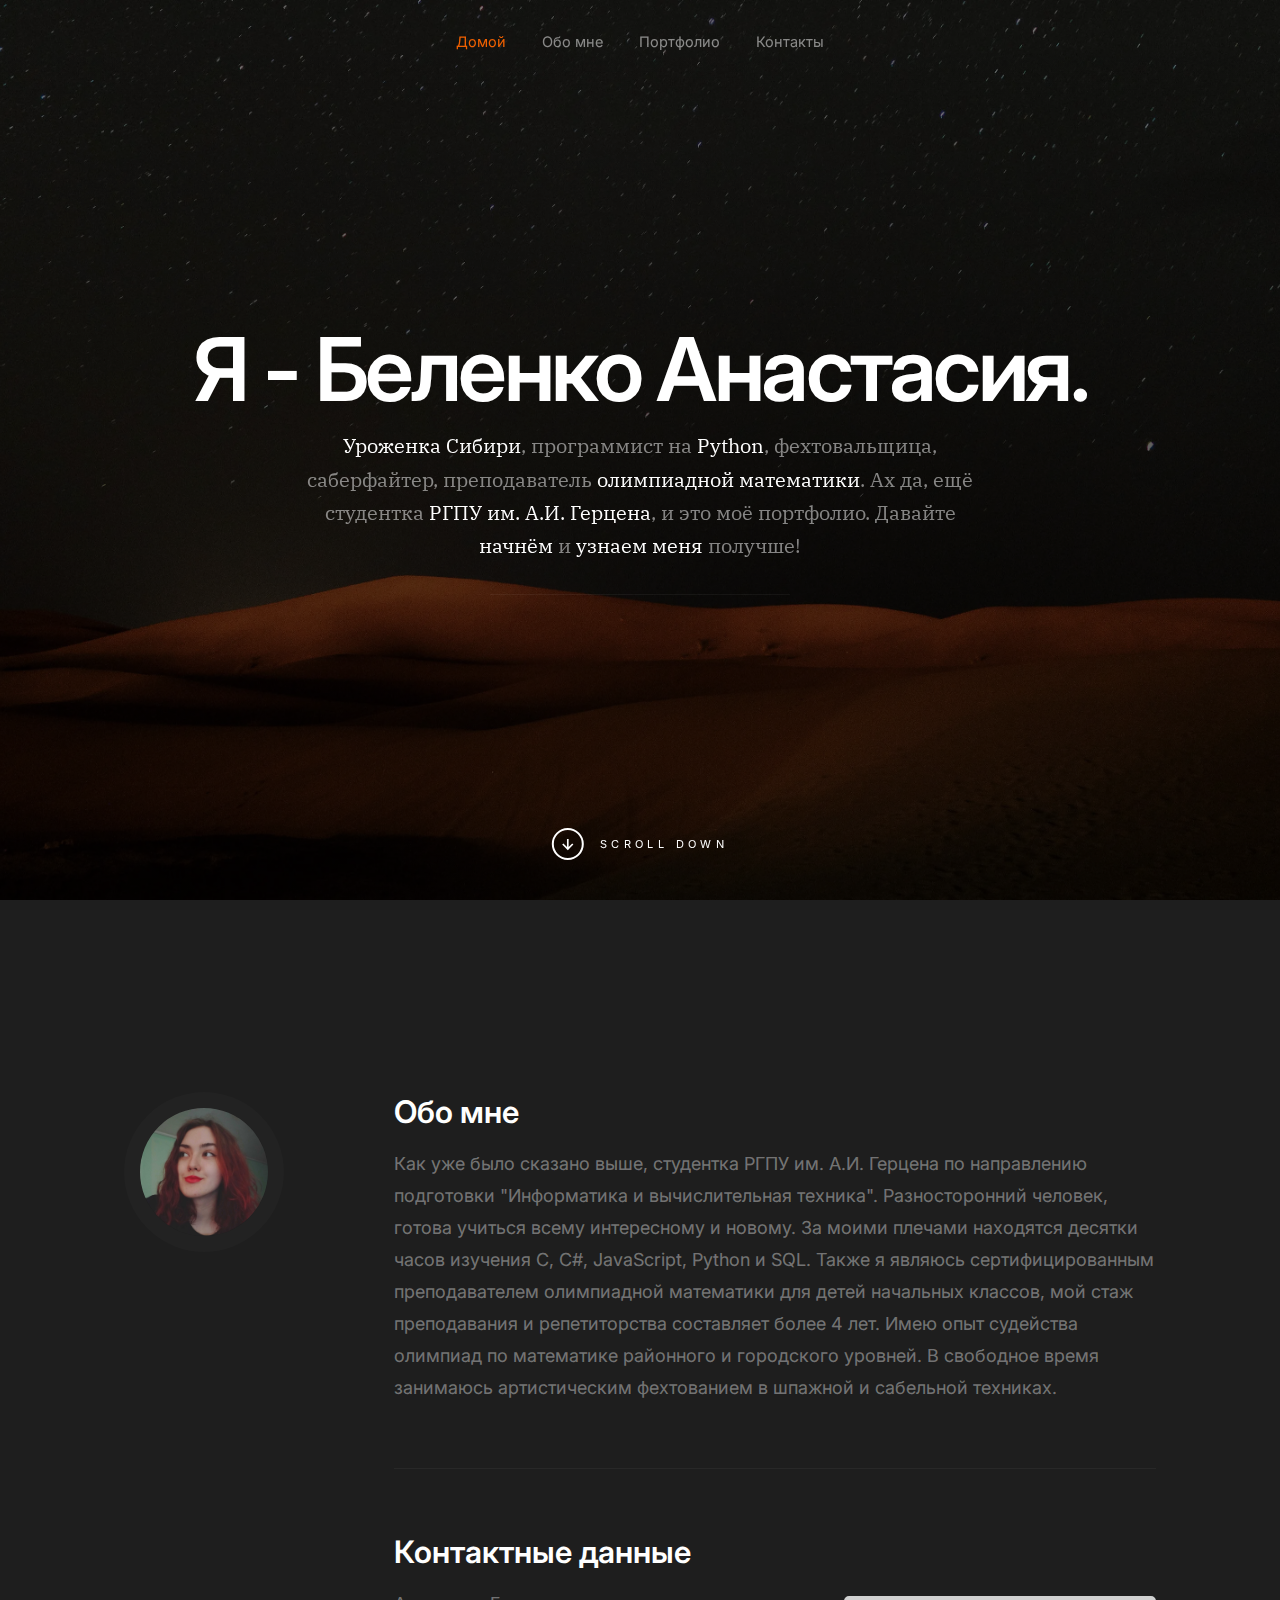
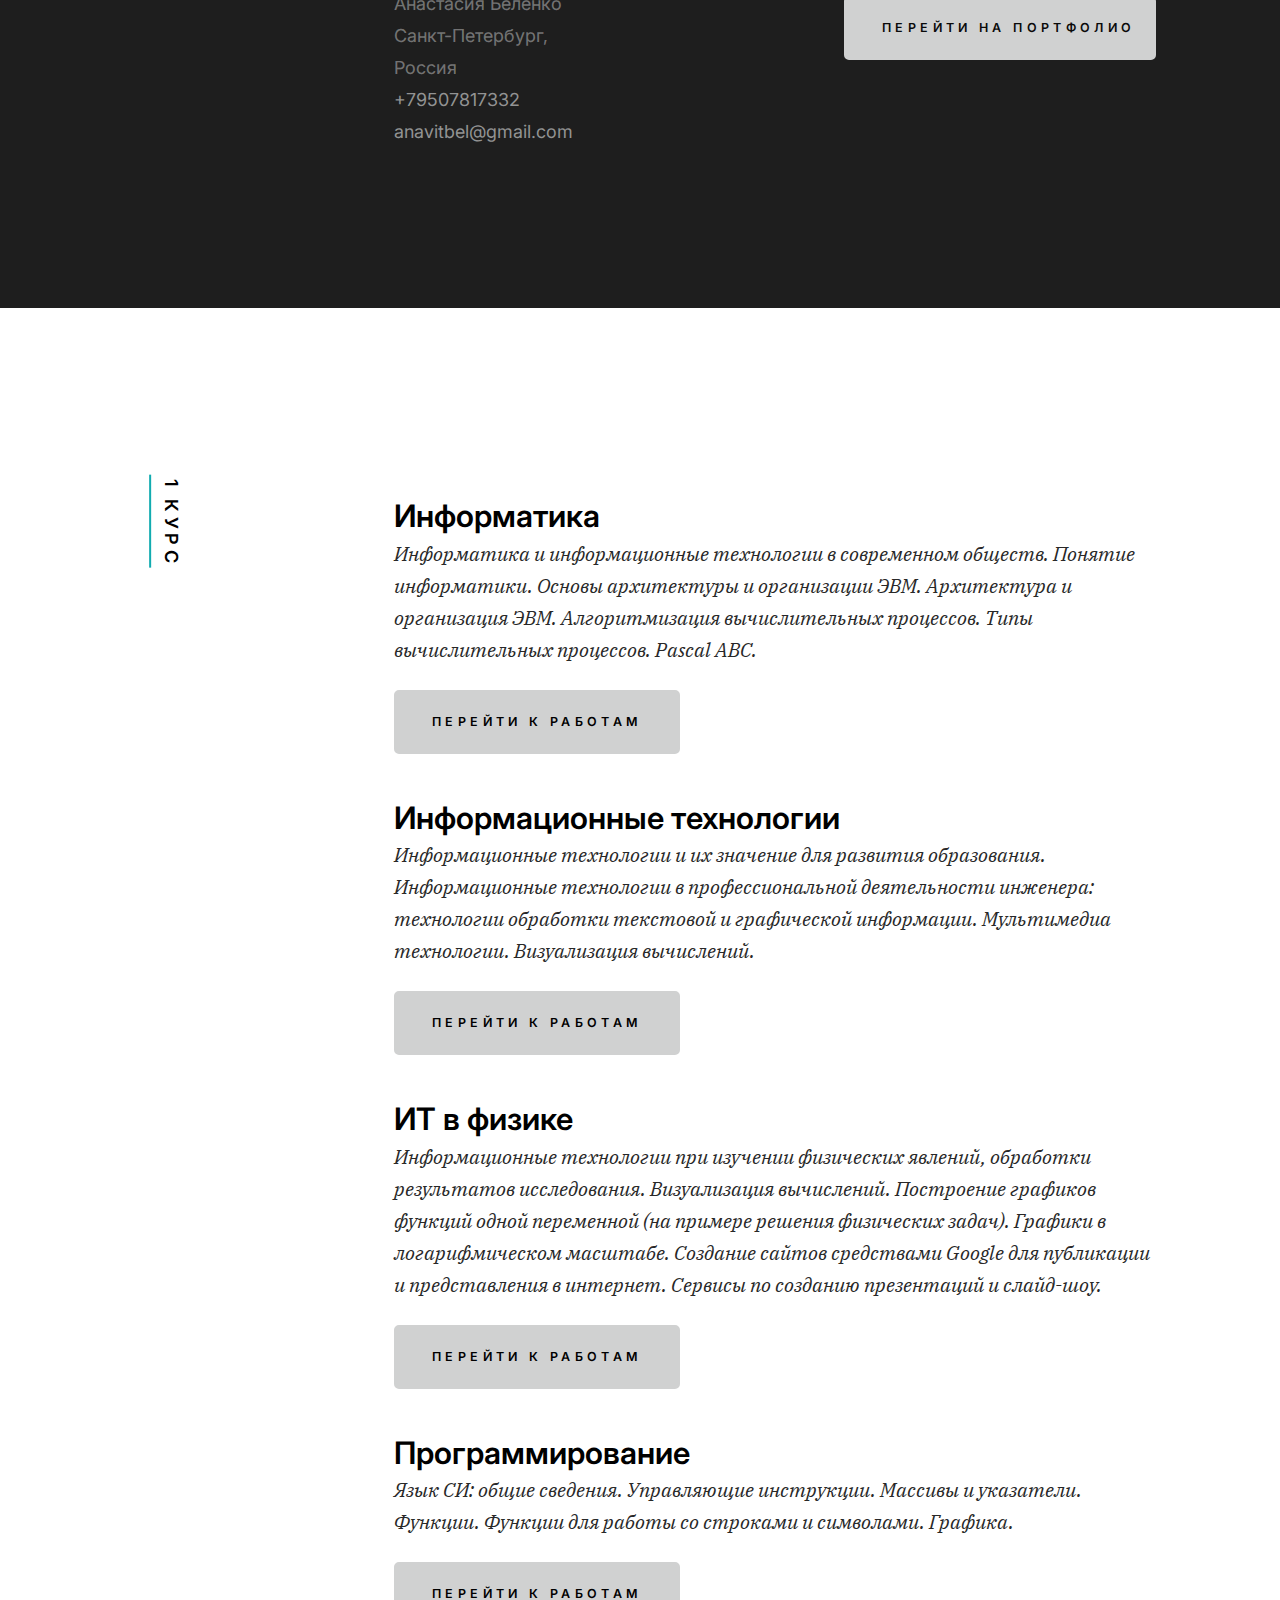
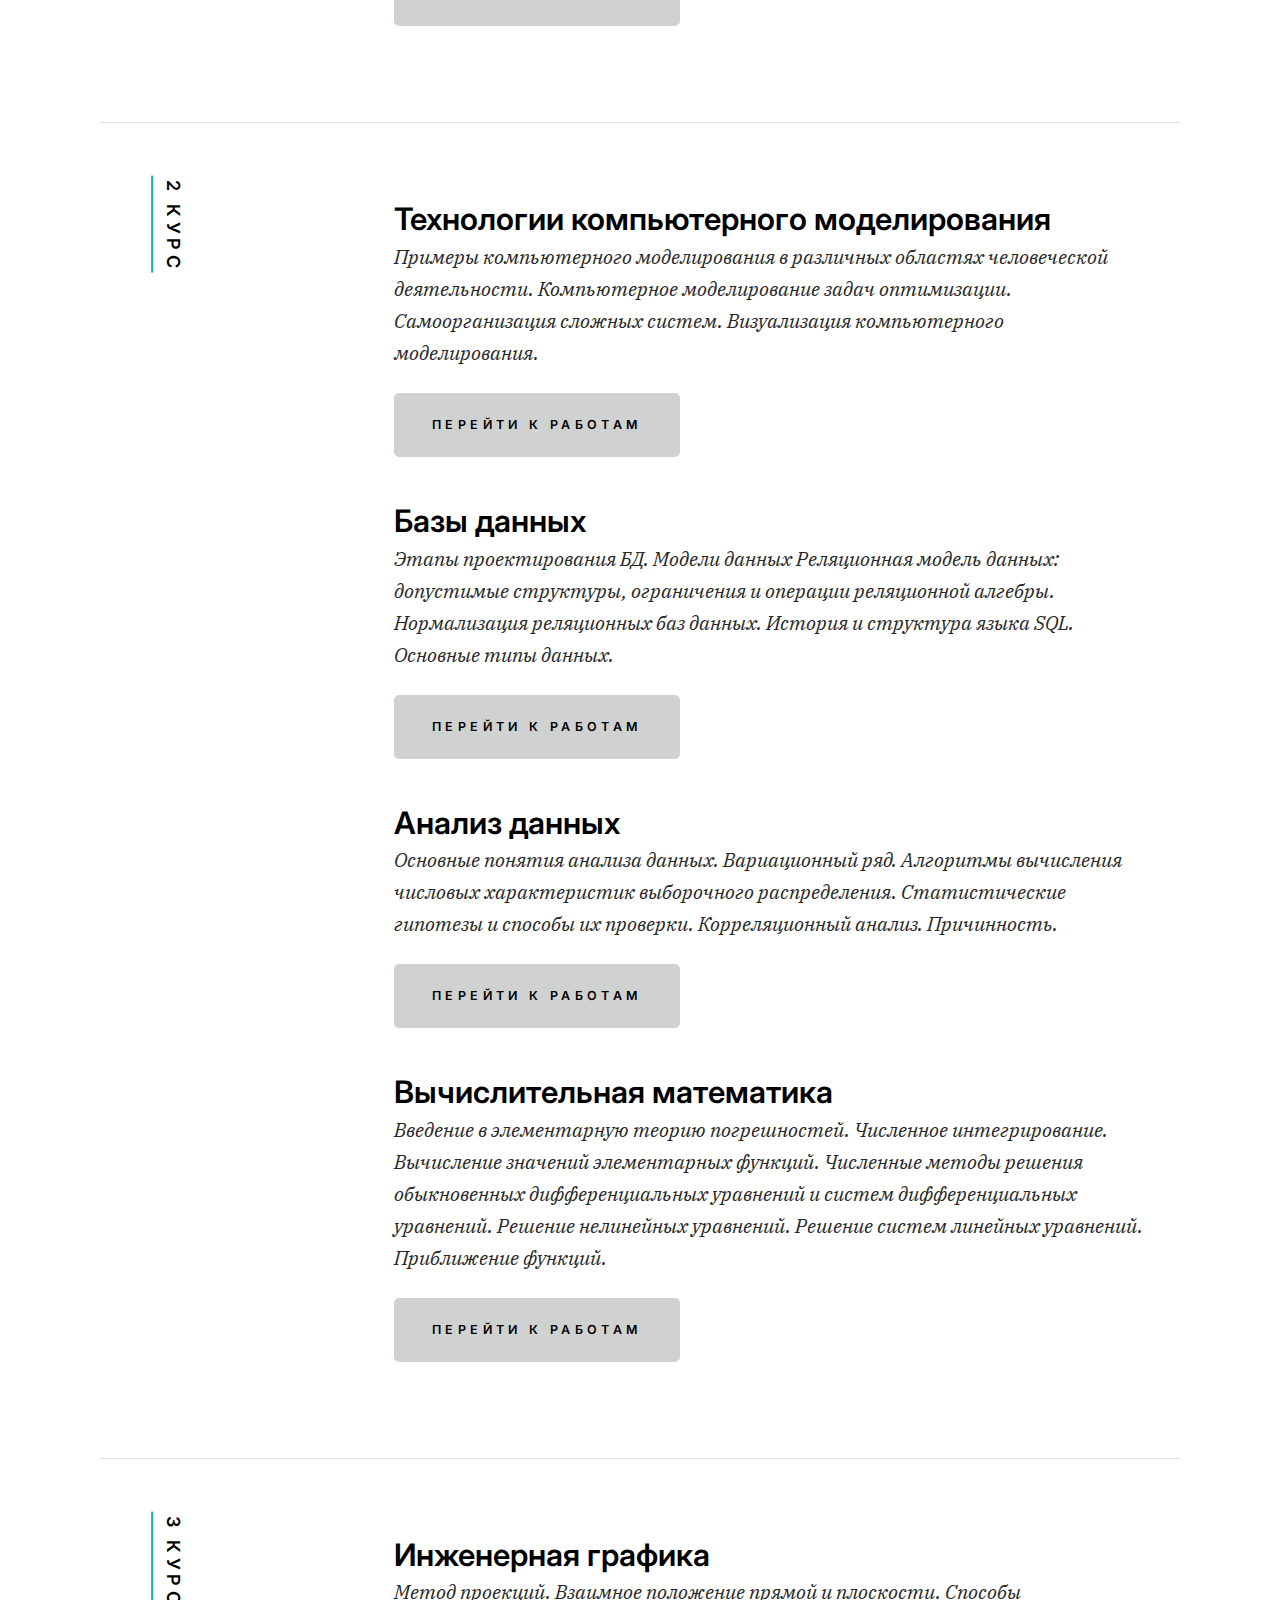
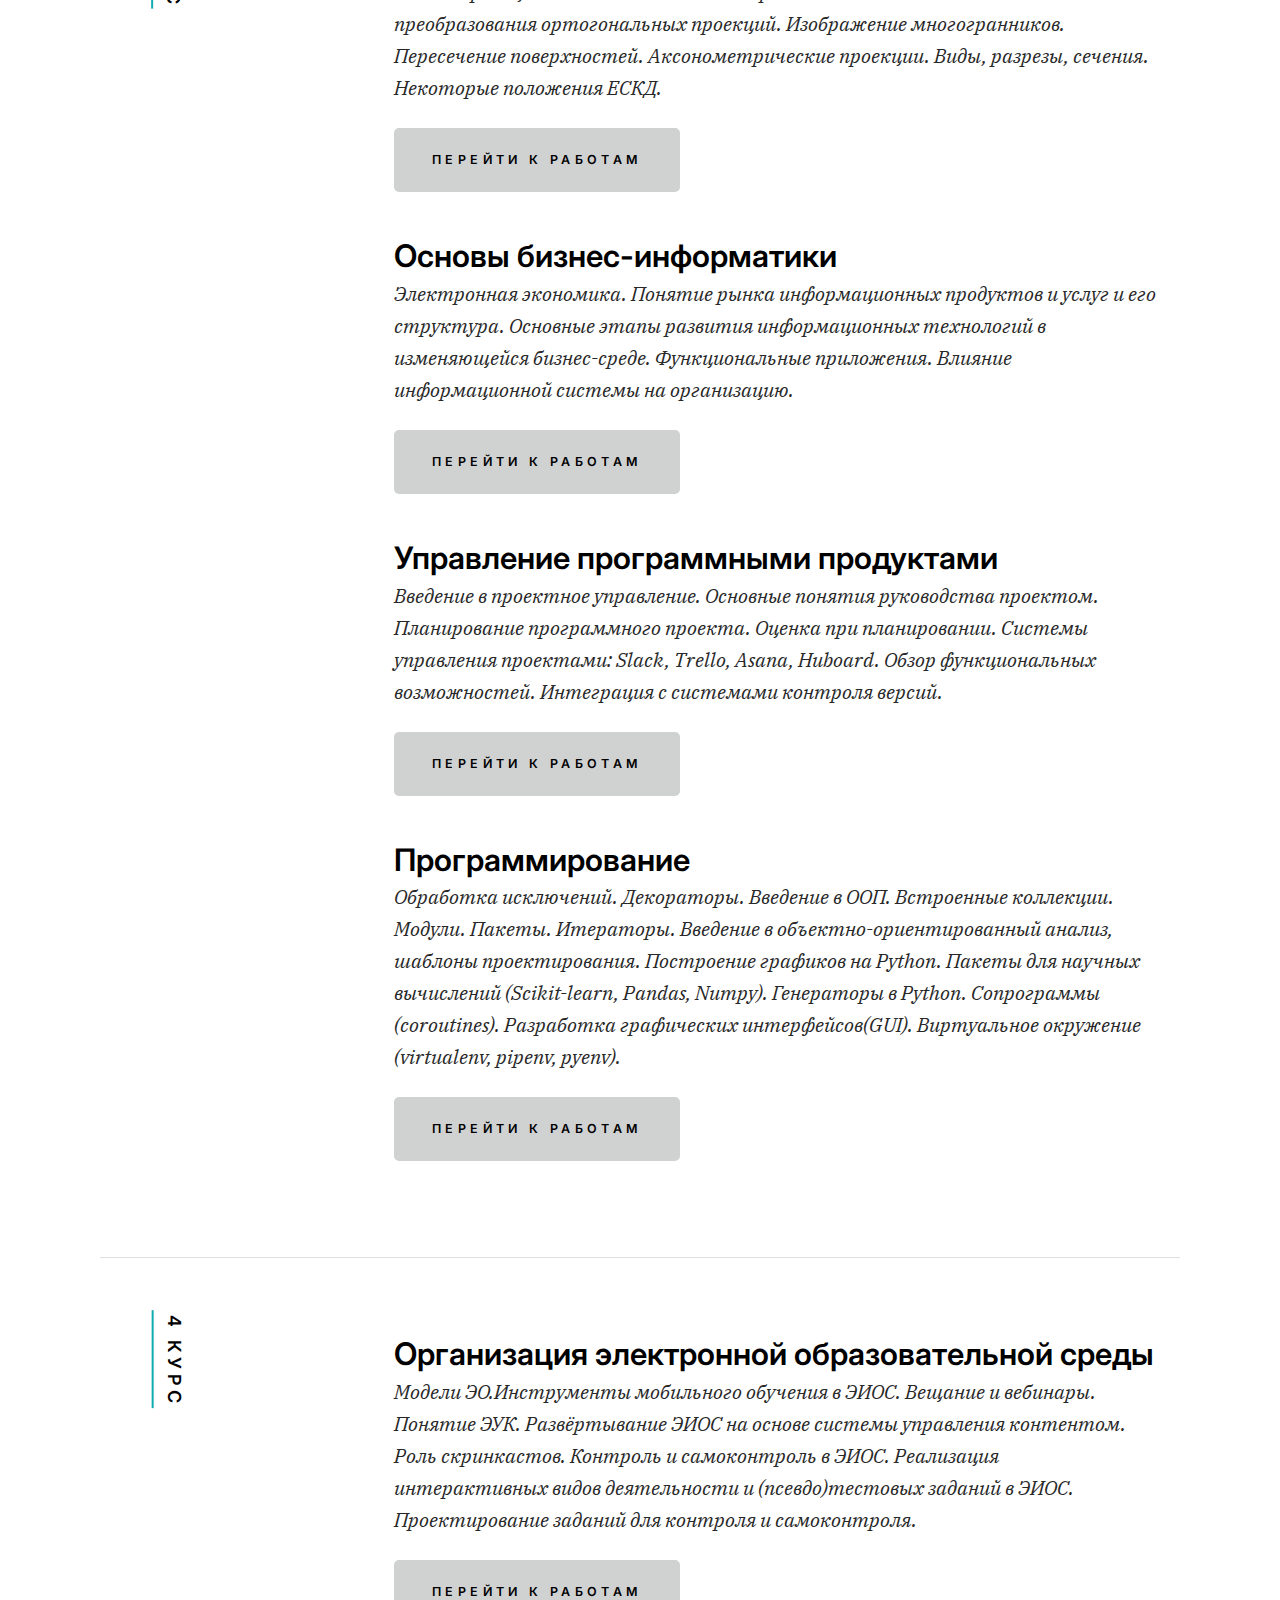
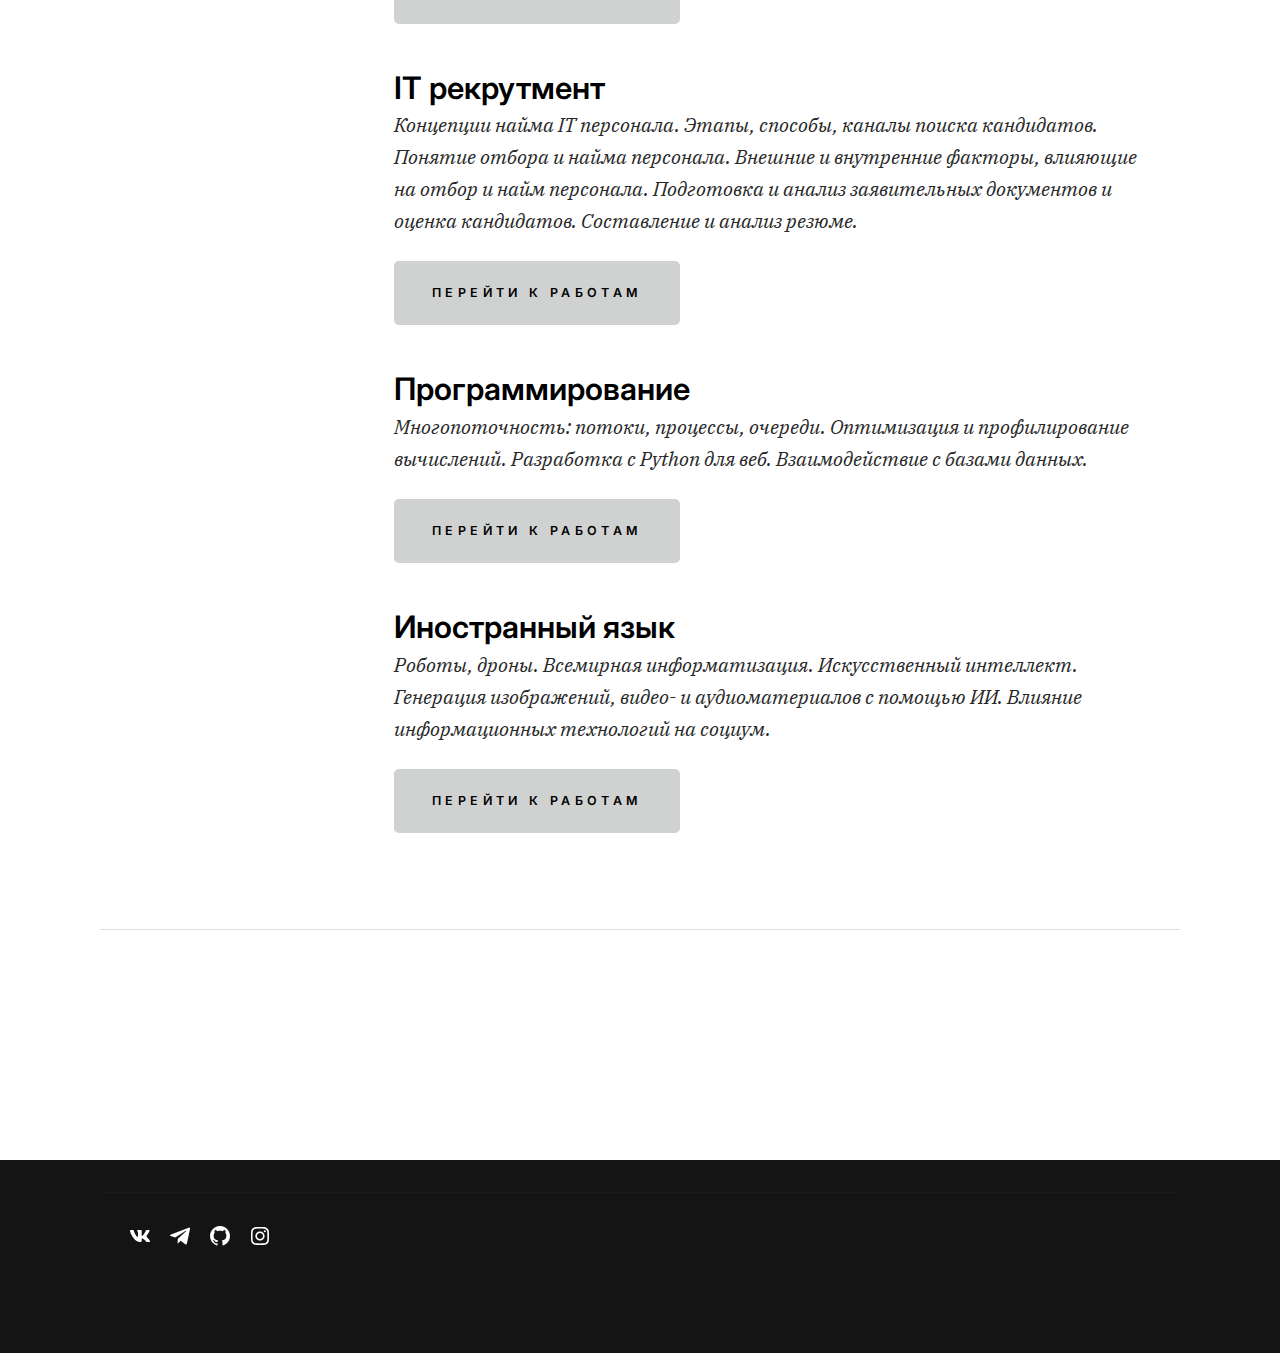
<file: index.html>
<script src="js/plugins.js"></script>
<script src="js/main.js"></script><!DOCTYPE html>
<html class="no-js" lang="ru">
<head>

    <!--- basic page needs
    ================================================== -->
    <meta charset="utf-8">
    <title>Портфолио</title>
    <meta name="description" content="">
    <meta name="author" content="">

    <!-- mobile specific metas
    ================================================== -->
    <meta name="viewport" content="width=device-width, initial-scale=1">

    <!-- CSS
    ================================================== -->
    <link rel="stylesheet" href="css/styles.css">
    <link rel="stylesheet" href="css/vendor.css">

    <!-- script
    ================================================== -->
    <script defer src="js/vendor/fontawesome/all.min.js"></script>

    <!-- favicons
    ================================================== -->
    <link rel="apple-touch-icon" sizes="180x180" href="apple-touch-icon.png">
    <link rel="icon" type="image/png" sizes="32x32" href="favicon-32x32.png">
    <link rel="icon" type="image/png" sizes="16x16" href="favicon-16x16.png">
    <link rel="manifest" href="site.webmanifest">

</head>

<body id="top">

    <!-- header
    ================================================== -->
    <header class="s-header">
        <div class="row s-header__nav-wrap">
            <nav class="s-header__nav">
                <ul>
                    <li class="current"><a class="smoothscroll" href="#hero">Домой</a></li>
                    <li><a class="smoothscroll" href="#about">Обо мне</a></li>
					<li><a class="smoothscroll" href="#contact">Портфолио</a></li>
                    <!--<li><a class="smoothscroll" href="#resume">Резюме</a></li>
                    
                    <li><a class="smoothscroll" href="#testimonials">Проекты</a></li>-->
                    <li><a class="smoothscroll" href="#contact">Контакты</a></li>
                </ul>
            </nav>
        </div> <!-- end row -->
        
        <a class="s-header__menu-toggle" href="#0" title="Menu">
            <span class="s-header__menu-icon"></span>
        </a>
    </header> <!-- end s-header -->


    <!-- hero
    ================================================== -->
    <section id="hero" class="s-hero target-section">

        <div class="s-hero__bg rellax" data-rellax-speed="-7"></div>

        <div class="row s-hero__content">
            <div class="column">

                <div class="s-hero__content-about">

                    <h1>Я - Беленко Анастасия.</h1>

                    <h3>
                        <span>Уроженка Сибири</span>, программист на <span>Python</span>, фехтовальщица, саберфайтер,
                        преподаватель <span>олимпиадной математики</span>. Ах да, ещё студентка <span>РГПУ им. А.И. Герцена</span>,
                        и это моё портфолио. Давайте <a class="smoothscroll" href="#about">начнём</a>
                        и <a class="smoothscroll" href="#about">узнаем меня</a> получше!
                    </h3>
                </div>
            </div>
        </div> <!-- s-hero__content -->

        <div class="s-hero__scroll">
            <a href="#about" class="s-hero__scroll-link smoothscroll">
                <span class="scroll-arrow">
                    <svg xmlns="http://www.w3.org/2000/svg" width="24" height="24" viewBox="0 0 24 24" style="fill:rgba(0, 0, 0, 1);transform:;-ms-filter:"><path d="M18.707 12.707L17.293 11.293 13 15.586 13 6 11 6 11 15.586 6.707 11.293 5.293 12.707 12 19.414z"></path></svg>
                </span>
                <span class="scroll-text">Scroll Down</span>
            </a>
        </div> <!-- s-hero__scroll -->

    </section> <!-- end s-hero -->


    <!-- about
    ================================================== -->
    <section id="about" class="s-about target-section">

        <div class="row">
            <div class="column large-3 tab-12">
                <img class="s-about__pic" src="images/avatars/user-06.webp" alt="">
            </div>
            <div class="column large-9 tab-12 s-about__content">
                <h3>Обо мне</h3>
                <p>
                    Как уже было сказано выше, студентка РГПУ им. А.И. Герцена
                    по направлению подготовки "Информатика и вычислительная техника".
                    Разносторонний человек, готова учиться всему интересному и новому.
                    За моими плечами находятся десятки часов изучения C, C#, JavaScript,
                    Python и SQL. Также я являюсь сертифицированным преподавателем
                    олимпиадной математики для детей начальных классов, мой стаж
                    преподавания и репетиторства составляет более 4 лет. Имею опыт
                    судейства олимпиад по математике районного и городского уровней.
                    В свободное время занимаюсь артистическим фехтованием в шпажной
                    и сабельной техниках.
                </p>

                <hr>
				
            </div>
        </div> <!-- end row -->
		<div class="row" id="contact">
            <div class="column large-3 tab-12"></div>
            <div class="column large-5 tab-8">
                <h3>Контактные данные</h3>

                    <p>
                        Анастасия Беленко <br>
                        Санкт-Петербург, <br>
                        Россия <br>
                        <a href="tel:+79507817332" style="color:#929393">+79507817332</a> <br>
                        <a href="mailto:anavitbel@gmail.com" style="color:#929393">anavitbel@gmail.com</a>
                    </p>
            </div>
			<div class="column large-4 tab-12" style="vertical-align: middle">
				<p>&nbsp </p>
				<p>
					<a class="btn h-full-width" href="https://github.com/anavitbel/rgpu_portfolio">Перейти на портфолио</a>
				</p>
			</div>
        </div>
    </section> <!-- end s-about -->
<!-- resume
    ================================================== -->
    <section id="resume" class="s-resume target-section">

        <div class="row s-resume__section">
            <div class="column large-3 tab-12">
                <h3 class="section-header-allcaps">1 курс</h3>
            </div>
            <div class="column large-9 tab-12">
                <div class="resume-block">

                    <div class="resume-block__header">
                        <h4 class="h3">Информатика</h4>
                        <p class="resume-block__header-meta">
                            <span>Информатика и информационные технологии в современном обществ. Понятие информатики. Основы архитектуры и организации ЭВМ. Архитектура и организация ЭВМ. Алгоритмизация вычислительных процессов. Типы вычислительных процессов. Pascal ABC.</span></p>
                        <p>
                            <a class="btn" href="https://github.com/anavitbel/rgpu/tree/master/Информатика">Перейти к работам</a>
                        </p>
                        <h4 class="h3">Информационные технологии</h4>
                        <p class="resume-block__header-meta">
                            <span>Информационные технологии и их значение для развития образования. Информационные технологии в профессиональной деятельности инженера: технологии обработки текстовой и графической информации. Мультимедиа технологии. Визуализация вычислений.</span></p>
                        <p>
                            <a class="btn" href="https://github.com/anavitbel/rgpu/tree/master/1%20курс/Информационные%20технологии">Перейти к работам</a>
                        </p>
                        <h4 class="h3">ИТ в физике</h4>
                        <p class="resume-block__header-meta">
                            <span>Информационные технологии при изучении физических явлений, обработки результатов исследования. Визуализация вычислений. Построение графиков функций одной переменной (на примере решения физических задач). Графики в логарифмическом масштабе. Создание сайтов средствами Google для публикации и представления в интернет. Сервисы по созданию презентаций и слайд-шоу.</span></p>
                        <p>
                            <a class="btn" href="https://github.com/anavitbel/rgpu/tree/master/1%20курс/ИТ%20в%20физике">Перейти к работам</a>
                        </p>
                        <h4 class="h3">Программирование</h4>
                        <p class="resume-block__header-meta">
                            <span>Язык СИ: общие сведения. Управляющие инструкции. Массивы и указатели. Функции. Функции для работы со строками и символами. Графика.</span></p>
                        <p>
                            <a class="btn" href="https://github.com/anavitbel/rgpu/tree/master/1%20курс/Программирование">Перейти к работам</a>
                        </p>
                    </div> <!-- end resume-block -->
                </div>
            </div>
        </div>
        <div class="row s-resume__section">
            <div class="column large-3 tab-12">
                <h3 class="section-header-allcaps">2 курс</h3>
            </div>
            <div class="column large-9 tab-12">
                <div class="resume-block">

                    <div class="resume-block__header">
                        <h4 class="h3">Технологии компьютерного моделирования</h4>
                        <p class="resume-block__header-meta">
                            <span>Примеры компьютерного моделирования в различных областях человеческой деятельности. Компьютерное моделирование задач оптимизации. Самоорганизация сложных систем. Визуализация компьютерного моделирования.  </span></p>
                        <p>
                            <a class="btn" href="https://github.com/anavitbel/rgpu/tree/master/2%20курс/Технологии%20компьютерного%20моделирования">Перейти к работам</a>
                        </p>
                        <h4 class="h3">Базы данных</h4>
                        <p class="resume-block__header-meta">
                            <span>Этапы проектирования БД. Модели данных Реляционная модель данных: допустимые структуры, ограничения и операции реляционной алгебры. Нормализация реляционных баз данных. История и структура языка SQL. Основные типы данных.</span></p>
                        <p>
                            <a class="btn" href="https://github.com/anavitbel/rgpu/tree/master/2%20курс/Базы%20данных">Перейти к работам</a>
                        </p>
                        <h4 class="h3">Анализ данных</h4>
                        <p class="resume-block__header-meta">
                            <span>Основные понятия анализа данных. Вариационный ряд. Алгоритмы вычисления числовых характеристик выборочного распределения. Статистические гипотезы и способы их проверки. Корреляционный анализ. Причинность. </span></p>
                        <p>
                            <a class="btn" href="https://github.com/anavitbel/rgpu/tree/master/2%20курс/Анализ%20данных">Перейти к работам</a>
                        </p>
                        <h4 class="h3">Вычислительная математика</h4>
                        <p class="resume-block__header-meta">
                            <span>Введение в элементарную теорию погрешностей. Численное интегрирование. Вычисление значений элементарных функций. Численные методы решения обыкновенных дифференциальных уравнений и систем дифференциальных уравнений. Решение нелинейных уравнений. Решение систем линейных уравнений. Приближение функций.</span></p>
                        <p>
                            <a class="btn" href="https://github.com/anavitbel/rgpu/tree/master/2%20курс/Вычислительная%20математика">Перейти к работам</a>
                        </p>
                    </div> <!-- end resume-block -->
                </div>
            </div>
        </div>
        <div class="row s-resume__section">
            <div class="column large-3 tab-12">
                <h3 class="section-header-allcaps">3 курс</h3>
            </div>
            <div class="column large-9 tab-12">
                <div class="resume-block">

                    <div class="resume-block__header">
                        <h4 class="h3">Инженерная графика</h4>
                        <p class="resume-block__header-meta">
                            <span>Метод проекций. Взаимное положение прямой и плоскости. Способы преобразования ортогональных проекций. Изображение многогранников. Пересечение поверхностей.  Аксонометрические проекции.  Виды, разрезы, сечения. Некоторые положения ЕСКД.</span></p>
                        <p>
                            <a class="btn" href="https://github.com/anavitbel/rgpu/tree/master/3%20курс/Инженерная%20графика">Перейти к работам</a>
                        </p>
                        <h4 class="h3">Основы бизнес-информатики</h4>
                        <p class="resume-block__header-meta">
                            <span>Электронная экономика. Понятие рынка информационных продуктов и услуг и его структура. Основные этапы развития информационных технологий в изменяющейся бизнес-среде. Функциональные приложения. Влияние информационной системы на организацию.</span></p>
                        <p>
                            <a class="btn" href="https://github.com/anavitbel/rgpu/tree/master/3%20курс/Основы%20бизнес-информатики">Перейти к работам</a>
                        </p>
                        <h4 class="h3">Управление программными продуктами</h4>
                        <p class="resume-block__header-meta">
                            <span>Введение в проектное управление. Основные понятия руководства проектом. Планирование программного проекта. Оценка при планировании. Системы управления проектами: Slack, Trello, Asana, Huboard. Обзор функциональных возможностей. Интеграция с системами контроля версий. </span></p>
                        <p>
                            <a class="btn" href="https://github.com/anavitbel/rgpu/tree/master/3%20курс/Управление%20программными%20проектами">Перейти к работам</a>
                        </p>
                        <h4 class="h3">Программирование</h4>
                        <p class="resume-block__header-meta">
                            <span>Обработка исключений. Декораторы. Введение в ООП. Встроенные коллекции. Модули. Пакеты. Итераторы. Введение в объектно-ориентированный анализ, шаблоны проектирования. Построение графиков на Python. Пакеты для научных вычислений (Scikit-learn, Pandas, Numpy). Генераторы в Python. Сопрограммы (coroutines). Разработка графических интерфейсов(GUI). Виртуальное окружение (virtualenv, pipenv, pyenv).</span></p>
                        <p>
                            <a class="btn" href="https://github.com/anavitbel/rgpu/tree/master/3%20курс/Программирование">Перейти к работам</a>
                        </p>
                    </div>
                </div>
            </div>
        </div>
        <div class="row s-resume__section">
            <div class="column large-3 tab-12">
                <h3 class="section-header-allcaps">4 курс</h3>
            </div>
            <div class="column large-9 tab-12">
                <div class="resume-block">

                    <div class="resume-block__header">
                        <h4 class="h3">Организация электронной образовательной среды</h4>
                        <p class="resume-block__header-meta">
                            <span>Модели ЭО.Инструменты мобильного обучения в ЭИОС. Вещание и вебинары. Понятие ЭУК. Развёртывание ЭИОС на основе системы управления контентом. Роль скринкастов. Контроль и самоконтроль в ЭИОС. Реализация интерактивных видов деятельности и (псевдо)тестовых заданий в ЭИОС. Проектирование заданий для контроля и самоконтроля. </span></p>
                        <p>
                            <a class="btn" href="https://github.com/anavitbel/rgpu/tree/master/4%20курс/Организация%20эл.%20образовательной%20среды">Перейти к работам</a>
                        </p>
                        <h4 class="h3">IT рекрутмент</h4>
                        <p class="resume-block__header-meta">
                            <span>Концепции найма IT персонала. Этапы, способы, каналы поиска кандидатов. Понятие отбора и найма персонала. Внешние и внутренние факторы, влияющие на отбор и найм персонала. Подготовка и анализ заявительных документов и оценка кандидатов. Составление и анализ резюме. </span></p>
                        <p>
                            <a class="btn" href="https://github.com/anavitbel/rgpu/tree/master/4%20курс/IT%20рекрутмент">Перейти к работам</a>
                        </p>
                        <h4 class="h3">Программирование</h4>
                        <p class="resume-block__header-meta">
                            <span>Многопоточность: потоки, процессы, очереди. Оптимизация и профилирование вычислений. Разработка с Python для веб. Взаимодействие с базами данных.</span></p>
                        <p>
                            <a class="btn" href="https://github.com/anavitbel/rgpu/tree/master/4%20курс/Программирование">Перейти к работам</a>
                        </p>
                        <h4 class="h3">Иностранный язык</h4>
                        <p class="resume-block__header-meta">
                            <span>Роботы, дроны. Всемирная информатизация. Искусственный интеллект. Генерация изображений, видео- и аудиоматериалов с помощью ИИ. Влияние информационных технологий на социум.</span></p>
                        <p>
                            <a class="btn" href="https://github.com/anavitbel/rgpu/tree/master/4%20курс/Иностранный%20язык">Перейти к работам</a>
                        </p>
                    </div> <!-- end resume-block -->
                </div>
            </div>
        </div>
    <!-- footer
    ================================================== -->
    <footer class="s-footer">
        <div class="row">
            <div class="column large-4 medium-6 w-1000-stack s-footer__social-block">
                <ul class="s-footer__social">
                    <li><a href="https://vk.com/voshodnester"><svg xmlns="http://www.w3.org/2000/svg" width="24" height="24" viewBox="0 0 24 24" style="fill:rgba(256, 256, 256, 1);transform:;-ms-filter:"><path d="M21.579,6.855c0.14-0.465,0-0.806-0.662-0.806h-2.193c-0.558,0-0.813,0.295-0.953,0.619c0,0-1.115,2.719-2.695,4.482 c-0.51,0.513-0.743,0.675-1.021,0.675c-0.139,0-0.341-0.162-0.341-0.627V6.855c0-0.558-0.161-0.806-0.626-0.806H9.642 c-0.348,0-0.558,0.258-0.558,0.504c0,0.528,0.79,0.65,0.871,2.138v3.228c0,0.707-0.127,0.836-0.407,0.836 c-0.743,0-2.551-2.729-3.624-5.853C5.715,6.295,5.504,6.05,4.944,6.05H2.752C2.125,6.05,2,6.345,2,6.669 c0,0.582,0.743,3.462,3.461,7.271c1.812,2.601,4.363,4.011,6.687,4.011c1.393,0,1.565-0.313,1.565-0.853v-1.966 c0-0.626,0.133-0.752,0.574-0.752c0.324,0,0.882,0.164,2.183,1.417c1.486,1.486,1.732,2.153,2.567,2.153h2.192 c0.626,0,0.939-0.313,0.759-0.931c-0.197-0.615-0.907-1.51-1.849-2.569c-0.512-0.604-1.277-1.254-1.51-1.579 c-0.325-0.419-0.231-0.604,0-0.976C18.63,11.896,21.301,8.134,21.579,6.855z"></path></svg></a></li>
                    <li><a href="https://t.me/anabel_1755"><svg xmlns="http://www.w3.org/2000/svg" width="24" height="24" viewBox="0 0 24 24" style="fill:rgba(256, 256, 256, 1);transform:;-ms-filter:"><path d="M20.665,3.717l-17.73,6.837c-1.21,0.486-1.203,1.161-0.222,1.462l4.552,1.42l10.532-6.645 c0.498-0.303,0.953-0.14,0.579,0.192l-8.533,7.701l0,0l0,0H9.841l0.002,0.001l-0.314,4.692c0.46,0,0.663-0.211,0.921-0.46 l2.211-2.15l4.599,3.397c0.848,0.467,1.457,0.227,1.668-0.785l3.019-14.228C22.256,3.912,21.474,3.351,20.665,3.717z"></path></svg></a></li>
                    <li><a href="https://github.com/anavitbel"><svg xmlns="http://www.w3.org/2000/svg" width="24" height="24" viewBox="0 0 24 24" style="fill:rgba(256, 256, 256, 1);transform:;-ms-filter:"><path fill-rule="evenodd" clip-rule="evenodd" d="M12.026,2c-5.509,0-9.974,4.465-9.974,9.974c0,4.406,2.857,8.145,6.821,9.465 c0.499,0.09,0.679-0.217,0.679-0.481c0-0.237-0.008-0.865-0.011-1.696c-2.775,0.602-3.361-1.338-3.361-1.338 c-0.452-1.152-1.107-1.459-1.107-1.459c-0.905-0.619,0.069-0.605,0.069-0.605c1.002,0.07,1.527,1.028,1.527,1.028 c0.89,1.524,2.336,1.084,2.902,0.829c0.091-0.645,0.351-1.085,0.635-1.334c-2.214-0.251-4.542-1.107-4.542-4.93 c0-1.087,0.389-1.979,1.024-2.675c-0.101-0.253-0.446-1.268,0.099-2.64c0,0,0.837-0.269,2.742,1.021 c0.798-0.221,1.649-0.332,2.496-0.336c0.849,0.004,1.701,0.115,2.496,0.336c1.906-1.291,2.742-1.021,2.742-1.021 c0.545,1.372,0.203,2.387,0.099,2.64c0.64,0.696,1.024,1.587,1.024,2.675c0,3.833-2.33,4.675-4.552,4.922 c0.355,0.308,0.675,0.916,0.675,1.846c0,1.334-0.012,2.41-0.012,2.737c0,0.267,0.178,0.577,0.687,0.479 C19.146,20.115,22,16.379,22,11.974C22,6.465,17.535,2,12.026,2z"></path></svg></a></li>
                    <li><a href="https://www.instagram.com/anabel_1755/"><svg xmlns="http://www.w3.org/2000/svg" width="24" height="24" viewBox="0 0 24 24" style="fill:rgba(256, 256, 256, 1);transform:;-ms-filter:"><path d="M11.999,7.377c-2.554,0-4.623,2.07-4.623,4.623c0,2.554,2.069,4.624,4.623,4.624c2.552,0,4.623-2.07,4.623-4.624 C16.622,9.447,14.551,7.377,11.999,7.377L11.999,7.377z M11.999,15.004c-1.659,0-3.004-1.345-3.004-3.003 c0-1.659,1.345-3.003,3.004-3.003s3.002,1.344,3.002,3.003C15.001,13.659,13.658,15.004,11.999,15.004L11.999,15.004z"></path><circle cx="16.806" cy="7.207" r="1.078"></circle><path d="M20.533,6.111c-0.469-1.209-1.424-2.165-2.633-2.632c-0.699-0.263-1.438-0.404-2.186-0.42 c-0.963-0.042-1.268-0.054-3.71-0.054s-2.755,0-3.71,0.054C7.548,3.074,6.809,3.215,6.11,3.479C4.9,3.946,3.945,4.902,3.477,6.111 c-0.263,0.7-0.404,1.438-0.419,2.186c-0.043,0.962-0.056,1.267-0.056,3.71c0,2.442,0,2.753,0.056,3.71 c0.015,0.748,0.156,1.486,0.419,2.187c0.469,1.208,1.424,2.164,2.634,2.632c0.696,0.272,1.435,0.426,2.185,0.45 c0.963,0.042,1.268,0.055,3.71,0.055s2.755,0,3.71-0.055c0.747-0.015,1.486-0.157,2.186-0.419c1.209-0.469,2.164-1.424,2.633-2.633 c0.263-0.7,0.404-1.438,0.419-2.186c0.043-0.962,0.056-1.267,0.056-3.71s0-2.753-0.056-3.71C20.941,7.57,20.801,6.819,20.533,6.111z M19.315,15.643c-0.007,0.576-0.111,1.147-0.311,1.688c-0.305,0.787-0.926,1.409-1.712,1.711c-0.535,0.199-1.099,0.303-1.67,0.311 c-0.95,0.044-1.218,0.055-3.654,0.055c-2.438,0-2.687,0-3.655-0.055c-0.569-0.007-1.135-0.112-1.669-0.311 c-0.789-0.301-1.414-0.923-1.719-1.711c-0.196-0.534-0.302-1.099-0.311-1.669c-0.043-0.95-0.053-1.218-0.053-3.654 c0-2.437,0-2.686,0.053-3.655c0.007-0.576,0.111-1.146,0.311-1.687c0.305-0.789,0.93-1.41,1.719-1.712 c0.534-0.198,1.1-0.303,1.669-0.311c0.951-0.043,1.218-0.055,3.655-0.055c2.437,0,2.687,0,3.654,0.055 c0.571,0.007,1.135,0.112,1.67,0.311c0.786,0.303,1.407,0.925,1.712,1.712c0.196,0.534,0.302,1.099,0.311,1.669 c0.043,0.951,0.054,1.218,0.054,3.655c0,2.436,0,2.698-0.043,3.654H19.315z"></path></svg></a></li>
                </ul>
            </div>

        </div>

        <div class="ss-go-top">
            <a class="smoothscroll" title="Back to Top" href="#top">
                <svg xmlns="http://www.w3.org/2000/svg" viewBox="0 0 24 24"><path d="M6 4h12v2H6zm5 10v6h2v-6h5l-6-6-6 6z"/></svg>
             </a>
        </div> <!-- end ss-go-top -->
    </footer>
    <!-- Java Script ================================================== -->
    <script src="js/plugins.js"></script>
    <script src="js/main.js"></script>

</body>
</html>
</file>
<file: css/styles.css>
/* =================================================================== 
 * Ceevee Main Stylesheet
 * Template Ver. 2.0.0
 * 01-03-2021
 * ------------------------------------------------------------------
 *
 * TOC:
 * # settings and variables
 *      ## fonts
 *      ## colors
 *      ## vertical spacing and typescale
 * # normalize
 * # basic/base setup styles
 *      ## media
 *      ## typography resets
 *      ## links
 *      ## inputs
 * # Grid v3.0.0
 *      ## medium screen devices
 *      ## tablets
 *      ## mobile devices
 *      ## small mobile devices <= 400px
 * # block grids
 *      ## block grids - medium screen devices
 *      ## block grids - tablets
 *      ## block grids - mobile devices
 *      ## block grids - small mobile devices <= 400px
 * # MISC 
 * # custom grid, block grid STACK breakpoints
 * # base style overrides 
 *      ## links
 * # typography & general theme styles
 *      ## Lists
 *      ## responsive video container
 *      ## floated image
 *      ## tables
 *      ## spacing
 * # preloader
 *      ## page loaded
 * # forms 
 *      ## Style Placeholder Text
 * # buttons 
 * # additional components
 *      ## skillbars
 *      ## alert box
 *      ## pagination 
 * # common and reusable styles
 *      ## animation stuff 
 *      ## MailtoUI style overrides
 * # site header
 *      ## header nav
 *      ## mobile menu toggle 
 * # hero
 *      ## hero content
 *      ## hero social
 *      ## hero scrolldown
 *      ## animate intro content
 * # resume 
 *      ## resume block
 * # portfolio
 *      ## portfolio list
 *      ## modal popup
 * # CTA
 * # testimonials
 *      ## swiper style overrides
 *      ## testimonial slider 
 * # contact
 *      ## contact block
 * # footer
 *      ## footer social
 *      ## copyright
 *      ## go top
 *
 * ------------------------------------------------------------------ */


/* ===================================================================
 * # settings and variables
 *
 * ------------------------------------------------------------------- */

/* ------------------------------------------------------------------- 
 * ## fonts
 * ------------------------------------------------------------------- */
@import url("https://fonts.googleapis.com/css2?family=IBM+Plex+Serif:ital,wght@0,300;0,400;0,500;0,600;0,700;1,200;1,300;1,400;1,500;1,600&family=Inter:wght@300;400;500;600;700&display=swap");
:root {
    --font-1: "Inter", sans-serif;
    --font-2: "IBM Plex Serif", serif;
    /* monospace
     */
    --font-mono: Consolas, "Andale Mono", Courier, "Courier New", monospace;
}

/* ------------------------------------------------------------------- 
 * ## colors
 * ------------------------------------------------------------------- */
:root {
    /* color-1(#11ABB0)
     * color-2(#F06000)
     */
    --color-1: hsla(182, 82%, 38%, 1);
    --color-2: hsla(24, 100%, 47%, 1);

    /* theme color variations
     */
    --color-1-lighter: hsla(182, 82%, 58%, 1);
    --color-1-light  : hsla(182, 82%, 48%, 1);
    --color-1-dark   : hsla(182, 82%, 28%, 1);
    --color-1-darker : hsla(182, 82%, 18%, 1);
    --color-2-lighter: hsla(24, 100%, 67%, 1);
    --color-2-light  : hsla(24, 100%, 57%, 1);
    --color-2-dark   : hsla(24, 100%, 37%, 1);
    --color-2-darker : hsla(24, 100%, 27%, 1);

    /* feedback colors
     * color-error(#ffd1d2), color-success(#c8e675), 
     * color-info(#d7ecfb), color-notice(#fff099)
     */
    --color-error          : hsla(359, 100%, 91%, 1);
    --color-success        : hsla(76, 69%, 68%, 1);
    --color-info           : hsla(205, 82%, 91%, 1);
    --color-notice         : hsla(51, 100%, 80%, 1);
    --color-error-content  : hsla(359, 50%, 50%, 1);
    --color-success-content: hsla(76, 29%, 28%, 1);
    --color-info-content   : hsla(205, 32%, 31%, 1);
    --color-notice-content : hsla(51, 30%, 30%, 1);

    /* shades 
     * generated using 
     * Tint & Shade Generator 
     * (https://maketintsandshades.com/)
     */
    --color-black  : #000000;
    --color-gray-19: #0a0a0a;
    --color-gray-18: #141414;
    --color-gray-17: #1e1e1e;
    --color-gray-16: #282828;
    --color-gray-15: #323333;
    --color-gray-14: #3b3d3d;
    --color-gray-13: #454747;
    --color-gray-12: #4f5151;
    --color-gray-11: #595b5b;
    --color-gray-10: #636565;
    --color-gray-9 : #737474;
    --color-gray-8 : #828484;
    --color-gray-7 : #929393;
    --color-gray-6 : #a1a3a3;
    --color-gray-5 : #b1b2b2;
    --color-gray-4 : #c1c1c1;
    --color-gray-3 : #d0d1d1;
    --color-gray-2 : #e0e0e0;
    --color-gray-1 : #eff0f0;
    --color-white  : #ffffff;

    /* text
     */
    --color-text       : var(--color-gray-16);
    --color-text-dark  : var(--color-black);
    --color-text-light : var(--color-gray-7);
    --color-placeholder: var(--color-gray-7);

    /* buttons
     */
    --color-btn                   : var(--color-gray-3);
    --color-btn-text              : var(--color-black);
    --color-btn-hover             : var(--color-black);
    --color-btn-hover-text        : var(--color-white);
    --color-btn-primary           : var(--color-1);
    --color-btn-primary-text      : var(--color-white);
    --color-btn-primary-hover     : var(--color-2);
    --color-btn-primary-hover-text: var(--color-white);
    --color-btn-stroke            : var(--color-black);
    --color-btn-stroke-text       : var(--color-black);
    --color-btn-stroke-hover      : var(--color-black);
    --color-btn-stroke-hover-text : var(--color-white);

    /* others
     */
    --color-bg     : var(--color-gray-18);
    --color-border : var(--color-gray-2);
    --border-radius: 5px;
}

/* ------------------------------------------------------------------- 
 * ## vertical spacing and typescale
 * ------------------------------------------------------------------- */
:root {

    /* spacing
     * base font size: 18px 
     * vertical space unit : 32px
     */
    --base-size: 62.5%;
    --base-font-size: 1.8rem;
    --space: 3.2rem;

    /* vertical spacing 
     */
    --vspace-0_125: calc(0.125 * var(--space));
    --vspace-0_25 : calc(0.25 * var(--space));
    --vspace-0_5  : calc(0.5 * var(--space));
    --vspace-0_75 : calc(0.75 * var(--space));
    --vspace-0_875: calc(0.875 * var(--space));
    --vspace-1    : calc(var(--space));
    --vspace-1_25 : calc(1.25 * var(--space));
    --vspace-1_5  : calc(1.5 * var(--space));
    --vspace-1_75 : calc(1.75 * var(--space));
    --vspace-2    : calc(2 * var(--space));
    --vspace-2_5  : calc(2.5 * var(--space));
    --vspace-3    : calc(3 * var(--space));
    --vspace-3_5  : calc(3.5 * var(--space));
    --vspace-4    : calc(4 * var(--space));
    --vspace-4_5  : calc(4.5 * var(--space));
    --vspace-5    : calc(5 * var(--space));

    /* type scale
     * ratio 1:2 | base: 18px
     * -------------------------------------------------------
     *
     * --text-display-3 = (77.40px)
     * --text-display-2 = (64.50px)
     * --text-display-1 = (53.75px)
     * --text-xxxl      = (44.79px)
     * --text-xxl       = (37.32px)
     * --text-xl        = (31.10px)
     * --text-lg        = (25.92px)
     * --text-md        = (21.60px)
     * --text-size      = (18.00px) BASE
     * --text-sm        = (15.00px)
     * --text-xs        = (12.50px)
     *
     * -------------------------------------------------------
     */
    --text-scale-ratio: 1.2;
    --text-size       : var(--base-font-size);
    --text-xs         : calc((var(--text-size) / var(--text-scale-ratio)) / var(--text-scale-ratio));
    --text-sm         : calc(var(--text-xs) * var(--text-scale-ratio));
    --text-md         : calc(var(--text-sm) * var(--text-scale-ratio) * var(--text-scale-ratio));
    --text-lg         : calc(var(--text-md) * var(--text-scale-ratio));
    --text-xl         : calc(var(--text-lg) * var(--text-scale-ratio));
    --text-xxl        : calc(var(--text-xl) * var(--text-scale-ratio));
    --text-xxxl       : calc(var(--text-xxl) * var(--text-scale-ratio));
    --text-display-1  : calc(var(--text-xxxl) * var(--text-scale-ratio));
    --text-display-2  : calc(var(--text-display-1) * var(--text-scale-ratio));
    --text-display-3  : calc(var(--text-display-2) * var(--text-scale-ratio));

    /* default button height
     */
    --vspace-btn: var(--vspace-2);
}

/* on mobile devices below 600px
 */
@media screen and (max-width: 600px) {
    :root {
        --base-font-size: 1.6rem;
        --space: 2.8rem;
    }
}

/* ------------------------------------------------------------------- 
 * ## grid variables
 * ------------------------------------------------------------------- */
:root {

    /* widths for rows and containers
     */
    --width-full    : 100%;
    --width-max     : 1080px;
    --width-wide    : 1400px;
    --width-wider   : 1600px;
    --width-widest  : 1800px;
    --width-narrow  : 800px;
    --width-narrower: 600px;
    --width-grid-max: var(--width-max);

    /* gutters
     */
    --gutter-lg : 2.4rem;
    --gutter-md : 2rem;
    --gutter-mob: 1rem;
}


/* ==========================================================================
 * # normalize
 * normalize.css v8.0.1 | MIT License |
 * github.com/necolas/normalize.css
 *
 * -------------------------------------------------------------------------- */

/* ------------------------------------------------------------------- 
 * ## document
 * ------------------------------------------------------------------- */

/* 1. Correct the line height in all browsers.
 * 2. Prevent adjustments of font size after orientation changes in iOS.*/

html {
    line-height: 1.15;
    /* 1 */
    -webkit-text-size-adjust: 100%;
    /* 2 */
}

/* ------------------------------------------------------------------- 
 * ## sections
 * ------------------------------------------------------------------- */

/* Remove the margin in all browsers. */

body {
    margin: 0;
}

/* Render the `main` element consistently in IE. */

main {
    display: block;
}

/* Correct the font size and margin on `h1` elements within `section` and
 * `article` contexts in Chrome, Firefox, and Safari. */

h1 {
    font-size: 2em;
    margin: 0.67em 0;
}

/* ------------------------------------------------------------------- 
 * ## grouping
 * ------------------------------------------------------------------- */

/* 1. Add the correct box sizing in Firefox.
 * 2. Show the overflow in Edge and IE. */

hr {
    -webkit-box-sizing: content-box;
    box-sizing: content-box;
    /* 1 */
    height: 0;
    /* 1 */
    overflow: visible;
    /* 2 */
}

/* 1. Correct the inheritance and scaling of font size in all browsers.
 * 2. Correct the odd `em` font sizing in all browsers. */

pre {
    font-family: monospace, monospace;
    /* 1 */
    font-size: 1em;
    /* 2 */
}

/* ------------------------------------------------------------------- 
 * ## text-level semantics
 * ------------------------------------------------------------------- */

/* Remove the gray background on active links in IE 10. */

a {
    background-color: transparent;
}

/* 1. Remove the bottom border in Chrome 57-
 * 2. Add the correct text decoration in Chrome, Edge, IE, Opera, and Safari. */

abbr[title] {
    border-bottom: none;
    /* 1 */
    text-decoration: underline;
    /* 2 */
    -webkit-text-decoration: underline dotted;
    text-decoration: underline dotted;
    /* 2 */
}

/* Add the correct font weight in Chrome, Edge, and Safari. */

b, strong {
    font-weight: bolder;
}

/* 1. Correct the inheritance and scaling of font size in all browsers.
 * 2. Correct the odd `em` font sizing in all browsers. */

code, kbd, samp {
    font-family: monospace, monospace;
    /* 1 */
    font-size: 1em;
    /* 2 */
}

/* Add the correct font size in all browsers. */

small {
    font-size: 80%;
}

/* Prevent `sub` and `sup` elements from affecting the line height in
 * all browsers. */

sub, sup {
    font-size: 75%;
    line-height: 0;
    position: relative;
    vertical-align: baseline;
}

sub {
    bottom: -0.25em;
}

sup {
    top: -0.5em;
}

/* ------------------------------------------------------------------- 
 * ## embedded content
 * ------------------------------------------------------------------- */

/* Remove the border on images inside links in IE 10. */

img {
    border-style: none;
}

/* ------------------------------------------------------------------- 
 * ## forms
 * ------------------------------------------------------------------- */

/* 1. Change the font styles in all browsers.
 * 2. Remove the margin in Firefox and Safari. */

button, input, optgroup, select, textarea {
    font-family: inherit;
    /* 1 */
    font-size: 100%;
    /* 1 */
    line-height: 1.15;
    /* 1 */
    margin: 0;
    /* 2 */
}

/* Show the overflow in IE.
 * 1. Show the overflow in Edge. */

button, input {
    /* 1 */
    overflow: visible;
}

/* Remove the inheritance of text transform in Edge, Firefox, and IE.
 * 1. Remove the inheritance of text transform in Firefox. */

button, select {
    /* 1 */
    text-transform: none;
}

/* Correct the inability to style clickable types in iOS and Safari. */

button, [type="button"], [type="reset"], [type="submit"] {
    -webkit-appearance: button;
}

/* Remove the inner border and padding in Firefox. */

button::-moz-focus-inner, [type="button"]::-moz-focus-inner, [type="reset"]::-moz-focus-inner, [type="submit"]::-moz-focus-inner {
    border-style: none;
    padding: 0;
}

/* Restore the focus styles unset by the previous rule. */

button:-moz-focusring, [type="button"]:-moz-focusring, [type="reset"]:-moz-focusring, [type="submit"]:-moz-focusring {
    outline: 1px dotted ButtonText;
}

/* Correct the padding in Firefox. */

fieldset {
    padding: 0.35em 0.75em 0.625em;
}

/* 1. Correct the text wrapping in Edge and IE.
 * 2. Correct the color inheritance from `fieldset` elements in IE.
 * 3. Remove the padding so developers are not caught out when they zero out
 *    `fieldset` elements in all browsers. */

legend {
    -webkit-box-sizing: border-box;
    box-sizing: border-box;
    /* 1 */
    color: inherit;
    /* 2 */
    display: table;
    /* 1 */
    max-width: 100%;
    /* 1 */
    padding: 0;
    /* 3 */
    white-space: normal;
    /* 1 */
}

/* Add the correct vertical alignment in Chrome, Firefox, and Opera. */

progress {
    vertical-align: baseline;
}

/* Remove the default vertical scrollbar in IE 10+. */

textarea {
    overflow: auto;
}

/* 1. Add the correct box sizing in IE 10.
 * 2. Remove the padding in IE 10. */

[type="checkbox"], [type="radio"] {
    -webkit-box-sizing: border-box;
    box-sizing: border-box;
    /* 1 */
    padding: 0;
    /* 2 */
}

/* Correct the cursor style of increment and decrement buttons in Chrome. */

[type="number"]::-webkit-inner-spin-button, [type="number"]::-webkit-outer-spin-button {
    height: auto;
}

/* 1. Correct the odd appearance in Chrome and Safari.
 * 2. Correct the outline style in Safari. */

[type="search"] {
    -webkit-appearance: textfield;
    /* 1 */
    outline-offset: -2px;
    /* 2 */
}

/* Remove the inner padding in Chrome and Safari on macOS. */

[type="search"]::-webkit-search-decoration {
    -webkit-appearance: none;
}

/* 1. Correct the inability to style clickable types in iOS and Safari.
 * 2. Change font properties to `inherit` in Safari. */

::-webkit-file-upload-button {
    -webkit-appearance: button;
    /* 1 */
    font: inherit;
    /* 2 */
}

/* ------------------------------------------------------------------- 
 * ## interactive
 * ------------------------------------------------------------------- */

/* Add the correct display in Edge, IE 10+, and Firefox. */

details {
    display: block;
}

/* Add the correct display in all browsers. */

summary {
    display: list-item;
}

/* ------------------------------------------------------------------- 
 * ## misc
 * ------------------------------------------------------------------- */

/* Add the correct display in IE 10+. */

template {
    display: none;
}

/* Add the correct display in IE 10. */

[hidden] {
    display: none;
}


/* ===================================================================
 * # basic/base setup styles
 *
 * ------------------------------------------------------------------- */
html {
    font-size: 62.5%;
    -webkit-box-sizing: border-box;
    box-sizing: border-box;
}

*, *::before, *::after {
    -webkit-box-sizing: inherit;
    box-sizing: inherit;
}

body {
    font-weight: normal;
    line-height: 1;
    word-wrap: break-word;
    -moz-font-smoothing: grayscale;
    -moz-osx-font-smoothing: grayscale;
    -webkit-font-smoothing: antialiased;
    -webkit-overflow-scrolling: touch;
    -webkit-text-size-adjust: none;
}

/* ------------------------------------------------------------------- 
 * ## media
 * ------------------------------------------------------------------- */
svg, img, video embed, iframe, object {
    max-width: 100%;
    height: auto;
}

/* ------------------------------------------------------------------- 
 * ## typography resets
 * ------------------------------------------------------------------- */
div, dl, dt, dd, ul, ol, li, h1, h2, h3, h4, h5, h6, pre, form, p, blockquote, th, td {
    margin: 0;
    padding: 0;
}

p {
    font-size: inherit;
    text-rendering: optimizeLegibility;
}

em, i {
    font-style: italic;
    line-height: inherit;
}

strong, b {
    font-weight: bold;
    line-height: inherit;
}

small {
    font-size: 60%;
    line-height: inherit;
}

ol, ul {
    list-style: none;
}

li {
    display: block;
}

/* ------------------------------------------------------------------- 
 * ## links
 * ------------------------------------------------------------------- */
a {
    text-decoration: none;
    line-height: inherit;
}

a img {
    border: none;
}

/* ------------------------------------------------------------------- 
 * ## inputs
 * ------------------------------------------------------------------- */
fieldset {
    margin: 0;
    padding: 0;
}

input[type="email"], 
input[type="number"], 
input[type="search"], 
input[type="text"], 
input[type="tel"], 
input[type="url"], 
input[type="password"], textarea {
    -webkit-appearance: none;
    -moz-appearance: none;
    appearance: none;
}


/* ===================================================================
 * # Grid v3.0.0
 *
 *   -----------------------------------------------------------------
 * - Grid breakpoints are based on MAXIMUM WIDTH media queries, 
 *   meaning they apply to that one breakpoint and ALL THOSE BELOW IT.
 * - Grid columns without a specified width will automatically layout 
 *   as equal width columns.
 * ------------------------------------------------------------------- */

/* rows
 * ------------------------------------- */
.row {
    width: 92%;
    max-width: var(--width-grid-max);
    margin: 0 auto;
    display: -ms-flexbox;
    display: -webkit-box;
    display: flex;
    -ms-flex-flow: row wrap;
    -webkit-box-orient: horizontal;
    -webkit-box-direction: normal;
    flex-flow: row wrap;
}

.row .row {
    width: auto;
    max-width: none;
    margin-left: calc(var(--gutter-lg) * -1);
    margin-right: calc(var(--gutter-lg) * -1);
}

/* columns
 * -------------------------------------- */
.column {
    -ms-flex: 1 1 0%;
    -webkit-box-flex: 1;
    flex: 1 1 0%;
    padding: 0 var(--gutter-lg);
}

.collapse>.column, .column.collapse {
    padding: 0;
}

/* flex row containers utility classes
 */
.row.row-wrap {
    -ms-flex-wrap: wrap;
    flex-wrap: wrap;
}

.row.row-nowrap {
    -ms-flex-wrap: none;
    flex-wrap: nowrap;
}

.row.row-y-top {
    -ms-flex-align: start;
    -webkit-box-align: start;
    align-items: flex-start;
}

.row.row-y-bottom {
    -ms-flex-align: end;
    -webkit-box-align: end;
    align-items: flex-end;
}

.row.row-y-center {
    -ms-flex-align: center;
    -webkit-box-align: center;
    align-items: center;
}

.row.row-stretch {
    -ms-flex-align: stretch;
    -webkit-box-align: stretch;
    align-items: stretch;
}

.row.row-baseline {
    -ms-flex-align: baseline;
    -webkit-box-align: baseline;
    align-items: baseline;
}

.row.row-x-left {
    -ms-flex-pack: start;
    -webkit-box-pack: start;
    justify-content: flex-start;
}

.row.row-x-right {
    -ms-flex-pack: end;
    -webkit-box-pack: end;
    justify-content: flex-end;
}

.row.row-x-center {
    -ms-flex-pack: center;
    -webkit-box-pack: center;
    justify-content: center;
}

/* flex item utility alignment classes
 */
.align-center {
    margin: auto;
    -webkit-align-self: center;
    -ms-flex-item-align: center;
    -ms-grid-row-align: center;
    align-self: center;
}

.align-left {
    margin-right: auto;
    -webkit-align-self: center;
    -ms-flex-item-align: center;
    -ms-grid-row-align: center;
    align-self: center;
}

.align-right {
    margin-left: auto;
    -webkit-align-self: center;
    -ms-flex-item-align: center;
    -ms-grid-row-align: center;
    align-self: center;
}

.align-x-center {
    margin-right: auto;
    margin-left: auto;
}

.align-x-left {
    margin-right: auto;
}

.align-x-right {
    margin-left: auto;
}

.align-y-center {
    -webkit-align-self: center;
    -ms-flex-item-align: center;
    -ms-grid-row-align: center;
    align-self: center;
}

.align-y-top {
    -webkit-align-self: flex-start;
    -ms-flex-item-align: start;
    align-self: flex-start;
}

.align-y-bottom {
    -webkit-align-self: flex-end;
    -ms-flex-item-align: end;
    align-self: flex-end;
}

/* large screen column widths 
 */
.large-1 {
    -ms-flex: 0 0 8.33333%;
    -webkit-box-flex: 0;
    flex: 0 0 8.33333%;
    max-width: 8.33333%;
}

.large-2 {
    -ms-flex: 0 0 16.66667%;
    -webkit-box-flex: 0;
    flex: 0 0 16.66667%;
    max-width: 16.66667%;
}

.large-3 {
    -ms-flex: 0 0 25%;
    -webkit-box-flex: 0;
    flex: 0 0 25%;
    max-width: 25%;
}

.large-4 {
    -ms-flex: 0 0 33.33333%;
    -webkit-box-flex: 0;
    flex: 0 0 33.33333%;
    max-width: 33.33333%;
}

.large-5 {
    -ms-flex: 0 0 41.66667%;
    -webkit-box-flex: 0;
    flex: 0 0 41.66667%;
    max-width: 41.66667%;
}

.large-6 {
    -ms-flex: 0 0 50%;
    -webkit-box-flex: 0;
    flex: 0 0 50%;
    max-width: 50%;
}

.large-7 {
    -ms-flex: 0 0 58.33333%;
    -webkit-box-flex: 0;
    flex: 0 0 58.33333%;
    max-width: 58.33333%;
}

.large-8 {
    -ms-flex: 0 0 66.66667%;
    -webkit-box-flex: 0;
    flex: 0 0 66.66667%;
    max-width: 66.66667%;
}

.large-9 {
    -ms-flex: 0 0 75%;
    -webkit-box-flex: 0;
    flex: 0 0 75%;
    max-width: 75%;
}

.large-10 {
    -ms-flex: 0 0 83.33333%;
    -webkit-box-flex: 0;
    flex: 0 0 83.33333%;
    max-width: 83.33333%;
}

.large-11 {
    -ms-flex: 0 0 91.66667%;
    -webkit-box-flex: 0;
    flex: 0 0 91.66667%;
    max-width: 91.66667%;
}

.large-12 {
    -ms-flex: 0 0 100%;
    -webkit-box-flex: 0;
    flex: 0 0 100%;
    max-width: 100%;
}

/* ------------------------------------------------------------------- 
 * ## medium screen devices
 * ------------------------------------------------------------------- */
@media screen and (max-width: 1200px) {
    .row .row {
        margin-left: calc(var(--gutter-md) * -1);
        margin-right: calc(var(--gutter-md) * -1);
    }
    .column {
        padding: 0 var(--gutter-md);
    }
    .medium-1 {
        -ms-flex: 0 0 8.33333%;
        -webkit-box-flex: 0;
        flex: 0 0 8.33333%;
        max-width: 8.33333%;
    }
    .medium-2 {
        -ms-flex: 0 0 16.66667%;
        -webkit-box-flex: 0;
        flex: 0 0 16.66667%;
        max-width: 16.66667%;
    }
    .medium-3 {
        -ms-flex: 0 0 25%;
        -webkit-box-flex: 0;
        flex: 0 0 25%;
        max-width: 25%;
    }
    .medium-4 {
        -ms-flex: 0 0 33.33333%;
        -webkit-box-flex: 0;
        flex: 0 0 33.33333%;
        max-width: 33.33333%;
    }
    .medium-5 {
        -ms-flex: 0 0 41.66667%;
        -webkit-box-flex: 0;
        flex: 0 0 41.66667%;
        max-width: 41.66667%;
    }
    .medium-6 {
        -ms-flex: 0 0 50%;
        -webkit-box-flex: 0;
        flex: 0 0 50%;
        max-width: 50%;
    }
    .medium-7 {
        -ms-flex: 0 0 58.33333%;
        -webkit-box-flex: 0;
        flex: 0 0 58.33333%;
        max-width: 58.33333%;
    }
    .medium-8 {
        -ms-flex: 0 0 66.66667%;
        -webkit-box-flex: 0;
        flex: 0 0 66.66667%;
        max-width: 66.66667%;
    }
    .medium-9 {
        -ms-flex: 0 0 75%;
        -webkit-box-flex: 0;
        flex: 0 0 75%;
        max-width: 75%;
    }
    .medium-10 {
        -ms-flex: 0 0 83.33333%;
        -webkit-box-flex: 0;
        flex: 0 0 83.33333%;
        max-width: 83.33333%;
    }
    .medium-11 {
        -ms-flex: 0 0 91.66667%;
        -webkit-box-flex: 0;
        flex: 0 0 91.66667%;
        max-width: 91.66667%;
    }
    .medium-12 {
        -ms-flex: 0 0 100%;
        -webkit-box-flex: 0;
        flex: 0 0 100%;
        max-width: 100%;
    }
}

/* ------------------------------------------------------------------- 
 * ## tablets
 * ------------------------------------------------------------------- */
@media screen and (max-width: 800px) {
    .row {
        width: 90%;
    }
    .tab-1 {
        -ms-flex: 0 0 8.33333%;
        -webkit-box-flex: 0;
        flex: 0 0 8.33333%;
        max-width: 8.33333%;
    }
    .tab-2 {
        -ms-flex: 0 0 16.66667%;
        -webkit-box-flex: 0;
        flex: 0 0 16.66667%;
        max-width: 16.66667%;
    }
    .tab-3 {
        -ms-flex: 0 0 25%;
        -webkit-box-flex: 0;
        flex: 0 0 25%;
        max-width: 25%;
    }
    .tab-4 {
        -ms-flex: 0 0 33.33333%;
        -webkit-box-flex: 0;
        flex: 0 0 33.33333%;
        max-width: 33.33333%;
    }
    .tab-5 {
        -ms-flex: 0 0 41.66667%;
        -webkit-box-flex: 0;
        flex: 0 0 41.66667%;
        max-width: 41.66667%;
    }
    .tab-6 {
        -ms-flex: 0 0 50%;
        -webkit-box-flex: 0;
        flex: 0 0 50%;
        max-width: 50%;
    }
    .tab-7 {
        -ms-flex: 0 0 58.33333%;
        -webkit-box-flex: 0;
        flex: 0 0 58.33333%;
        max-width: 58.33333%;
    }
    .tab-8 {
        -ms-flex: 0 0 66.66667%;
        -webkit-box-flex: 0;
        flex: 0 0 66.66667%;
        max-width: 66.66667%;
    }
    .tab-9 {
        -ms-flex: 0 0 75%;
        -webkit-box-flex: 0;
        flex: 0 0 75%;
        max-width: 75%;
    }
    .tab-10 {
        -ms-flex: 0 0 83.33333%;
        -webkit-box-flex: 0;
        flex: 0 0 83.33333%;
        max-width: 83.33333%;
    }
    .tab-11 {
        -ms-flex: 0 0 91.66667%;
        -webkit-box-flex: 0;
        flex: 0 0 91.66667%;
        max-width: 91.66667%;
    }
    .tab-12 {
        -ms-flex: 0 0 100%;
        -webkit-box-flex: 0;
        flex: 0 0 100%;
        max-width: 100%;
    }
    .hide-on-tablet {
        display: none;
    }
}

/* ------------------------------------------------------------------- 
 * ## mobile devices
 * ------------------------------------------------------------------- */
@media screen and (max-width: 600px) {
    .row {
        width: 100%;
        padding-left: 6vw;
        padding-right: 6vw;
    }
    .row .row {
        margin-left: calc(var(--gutter-mob) * -1);
        margin-right: calc(var(--gutter-mob) * -1);
        padding-left: 0;
        padding-right: 0;
    }
    .column {
        padding: 0 var(--gutter-mob);
    }
    .mob-1 {
        -ms-flex: 0 0 8.33333%;
        -webkit-box-flex: 0;
        flex: 0 0 8.33333%;
        max-width: 8.33333%;
    }
    .mob-2 {
        -ms-flex: 0 0 16.66667%;
        -webkit-box-flex: 0;
        flex: 0 0 16.66667%;
        max-width: 16.66667%;
    }
    .mob-3 {
        -ms-flex: 0 0 25%;
        -webkit-box-flex: 0;
        flex: 0 0 25%;
        max-width: 25%;
    }
    .mob-4 {
        -ms-flex: 0 0 33.33333%;
        -webkit-box-flex: 0;
        flex: 0 0 33.33333%;
        max-width: 33.33333%;
    }
    .mob-5 {
        -ms-flex: 0 0 41.66667%;
        -webkit-box-flex: 0;
        flex: 0 0 41.66667%;
        max-width: 41.66667%;
    }
    .mob-6 {
        -ms-flex: 0 0 50%;
        -webkit-box-flex: 0;
        flex: 0 0 50%;
        max-width: 50%;
    }
    .mob-7 {
        -ms-flex: 0 0 58.33333%;
        -webkit-box-flex: 0;
        flex: 0 0 58.33333%;
        max-width: 58.33333%;
    }
    .mob-8 {
        -ms-flex: 0 0 66.66667%;
        -webkit-box-flex: 0;
        flex: 0 0 66.66667%;
        max-width: 66.66667%;
    }
    .mob-9 {
        -ms-flex: 0 0 75%;
        -webkit-box-flex: 0;
        flex: 0 0 75%;
        max-width: 75%;
    }
    .mob-10 {
        -ms-flex: 0 0 83.33333%;
        -webkit-box-flex: 0;
        flex: 0 0 83.33333%;
        max-width: 83.33333%;
    }
    .mob-11 {
        -ms-flex: 0 0 91.66667%;
        -webkit-box-flex: 0;
        flex: 0 0 91.66667%;
        max-width: 91.66667%;
    }
    .mob-12 {
        -ms-flex: 0 0 100%;
        -webkit-box-flex: 0;
        flex: 0 0 100%;
        max-width: 100%;
    }
    .hide-on-mobile {
        display: none;
    }
}

/* ------------------------------------------------------------------- 
 * ## small mobile devices <= 400px
 * ------------------------------------------------------------------- */
@media screen and (max-width: 400px) {
    .row .row {
        margin-left: 0;
        margin-right: 0;
    }
    .column {
        -ms-flex: 0 0 100%;
        -webkit-box-flex: 0;
        flex: 0 0 100%;
        max-width: 100%;
        margin-left: 0;
        margin-right: 0;
        padding: 0;
    }
    .hide-on-mobile-small {
        display: none;
    }
}


/* ===================================================================
 * # block grids
 *
 * -------------------------------------------------------------------
 * Equally-sized columns define at parent/row level.
 * ------------------------------------------------------------------- */
.block-large-1-8>.column {
    -ms-flex: 0 0 12.5%;
    -webkit-box-flex: 0;
    flex: 0 0 12.5%;
    max-width: 12.5%;
}

.block-large-1-6>.column {
    -ms-flex: 0 0 16.66667%;
    -webkit-box-flex: 0;
    flex: 0 0 16.66667%;
    max-width: 16.66667%;
}

.block-large-1-5>.column {
    -ms-flex: 0 0 20%;
    -webkit-box-flex: 0;
    flex: 0 0 20%;
    max-width: 20%;
}

.block-large-1-4>.column {
    -ms-flex: 0 0 25%;
    -webkit-box-flex: 0;
    flex: 0 0 25%;
    max-width: 25%;
}

.block-large-1-3>.column {
    -ms-flex: 0 0 33.33333%;
    -webkit-box-flex: 0;
    flex: 0 0 33.33333%;
    max-width: 33.33333%;
}

.block-large-1-2>.column {
    -ms-flex: 0 0 50%;
    -webkit-box-flex: 0;
    flex: 0 0 50%;
    max-width: 50%;
}

.block-large-full>.column {
    -ms-flex: 0 0 100%;
    -webkit-box-flex: 0;
    flex: 0 0 100%;
    max-width: 100%;
}

/* ------------------------------------------------------------------- 
 * ## block grids - medium screen devices
 * ------------------------------------------------------------------- */
@media screen and (max-width: 1200px) {
    .block-medium-1-8>.column {
        -ms-flex: 0 0 12.5%;
        -webkit-box-flex: 0;
        flex: 0 0 12.5%;
        max-width: 12.5%;
    }
    .block-medium-1-6>.column {
        -ms-flex: 0 0 16.66667%;
        -webkit-box-flex: 0;
        flex: 0 0 16.66667%;
        max-width: 16.66667%;
    }
    .block-medium-1-5>.column {
        -ms-flex: 0 0 20%;
        -webkit-box-flex: 0;
        flex: 0 0 20%;
        max-width: 20%;
    }
    .block-medium-1-4>.column {
        -ms-flex: 0 0 25%;
        -webkit-box-flex: 0;
        flex: 0 0 25%;
        max-width: 25%;
    }
    .block-medium-1-3>.column {
        -ms-flex: 0 0 33.33333%;
        -webkit-box-flex: 0;
        flex: 0 0 33.33333%;
        max-width: 33.33333%;
    }
    .block-medium-1-2>.column {
        -ms-flex: 0 0 50%;
        -webkit-box-flex: 0;
        flex: 0 0 50%;
        max-width: 50%;
    }
    .block-medium-full>.column {
        -ms-flex: 0 0 100%;
        -webkit-box-flex: 0;
        flex: 0 0 100%;
        max-width: 100%;
    }
}

/* ------------------------------------------------------------------- 
 * ## block grids - tablets
 * ------------------------------------------------------------------- */
@media screen and (max-width: 800px) {
    .block-tab-1-8>.column {
        -ms-flex: 0 0 12.5%;
        -webkit-box-flex: 0;
        flex: 0 0 12.5%;
        max-width: 12.5%;
    }
    .block-tab-1-6>.column {
        -ms-flex: 0 0 16.66667%;
        -webkit-box-flex: 0;
        flex: 0 0 16.66667%;
        max-width: 16.66667%;
    }
    .block-tab-1-5>.column {
        -ms-flex: 0 0 20%;
        -webkit-box-flex: 0;
        flex: 0 0 20%;
        max-width: 20%;
    }
    .block-tab-1-4>.column {
        -ms-flex: 0 0 25%;
        -webkit-box-flex: 0;
        flex: 0 0 25%;
        max-width: 25%;
    }
    .block-tab-1-3>.column {
        -ms-flex: 0 0 33.33333%;
        -webkit-box-flex: 0;
        flex: 0 0 33.33333%;
        max-width: 33.33333%;
    }
    .block-tab-1-2>.column {
        -ms-flex: 0 0 50%;
        -webkit-box-flex: 0;
        flex: 0 0 50%;
        max-width: 50%;
    }
    .block-tab-full>.column {
        -ms-flex: 0 0 100%;
        -webkit-box-flex: 0;
        flex: 0 0 100%;
        max-width: 100%;
    }
}

/* ------------------------------------------------------------------- 
 * ## block grids - mobile devices
 * ------------------------------------------------------------------- */
@media screen and (max-width: 600px) {
    .block-mob-1-8>.column {
        -ms-flex: 0 0 12.5%;
        -webkit-box-flex: 0;
        flex: 0 0 12.5%;
        max-width: 12.5%;
    }
    .block-mob-1-6>.column {
        -ms-flex: 0 0 16.66667%;
        -webkit-box-flex: 0;
        flex: 0 0 16.66667%;
        max-width: 16.66667%;
    }
    .block-mob-1-5>.column {
        -ms-flex: 0 0 20%;
        -webkit-box-flex: 0;
        flex: 0 0 20%;
        max-width: 20%;
    }
    .block-mob-1-4>.column {
        -ms-flex: 0 0 25%;
        -webkit-box-flex: 0;
        flex: 0 0 25%;
        max-width: 25%;
    }
    .block-mob-1-3>.column {
        -ms-flex: 0 0 33.33333%;
        -webkit-box-flex: 0;
        flex: 0 0 33.33333%;
        max-width: 33.33333%;
    }
    .block-mob-1-2>.column {
        -ms-flex: 0 0 50%;
        -webkit-box-flex: 0;
        flex: 0 0 50%;
        max-width: 50%;
    }
    .block-mob-full>.column {
        -ms-flex: 0 0 100%;
        -webkit-box-flex: 0;
        flex: 0 0 100%;
        max-width: 100%;
    }
}

/* ------------------------------------------------------------------- 
 * ## block grids - small mobile devices <= 400px
 * ------------------------------------------------------------------- */
@media screen and (max-width: 400px) {
    .stack>.column {
        -ms-flex: 0 0 100%;
        -webkit-box-flex: 0;
        flex: 0 0 100%;
        max-width: 100%;
        margin-left: 0;
        margin-right: 0;
        padding: 0;
    }
}


/* ===================================================================
 * # MISC 
 *
 * ------------------------------------------------------------------- */
.h-group:after {
    content: "";
    display: table;
    clear: both;
}

/* misc helper classes
 */
.is-hidden {
    display: none;
}

.is-invisible {
    visibility: hidden;
}

.h-screen-reader-text {
    clip: rect(1px, 1px, 1px, 1px);
    -webkit-clip-path: inset(50%);
    clip-path: inset(50%);
    height: 1px;
    width: 1px;
    margin: -1px;
    overflow: hidden;
    padding: 0;
    border: 0;
    position: absolute;
}

.h-antialiased {
    -webkit-font-smoothing: antialiased;
    -moz-osx-font-smoothing: grayscale;
}

.h-overflow-hidden {
    overflow: hidden;
}

.h-remove-top {
    margin-top: 0;
}

.h-remove-bottom {
    margin-bottom: 0;
}

.h-add-half-bottom {
    margin-bottom: var(--vspace-0_5) !important;
}

.h-add-bottom {
    margin-bottom: var(--vspace-1) !important;
}

.h-no-border {
    border: none;
}

.h-full-width {
    width: 100%;
}

.h-text-center {
    text-align: center;
}

.h-text-left {
    text-align: left;
}

.h-text-right {
    text-align: right;
}

.h-pull-left {
    float: left;
}

.h-pull-right {
    float: right;
}


/* ===================================================================
 * # custom grid, block grid STACK breakpoints
 *
 * ------------------------------------------------------------------- */
@media screen and (max-width: 1000px) {
    .w-1000-stack, .block-1000-stack>.column {
        -ms-flex: 0 0 100%;
        -webkit-box-flex: 0;
        flex: 0 0 100%;
        max-width: 100%;
    }
}

@media screen and (max-width: 700px) {
    .w-700-stack, .block-700-stack>.column {
        -ms-flex: 0 0 100%;
        -webkit-box-flex: 0;
        flex: 0 0 100%;
        max-width: 100%;
    }
}

@media screen and (max-width: 500px) {
    .w-500-stack, .block-500-stack>.column {
        -ms-flex: 0 0 100%;
        -webkit-box-flex: 0;
        flex: 0 0 100%;
        max-width: 100%;
    }
}

/* ===================================================================
 * # base style overrides 
 *
 * ------------------------------------------------------------------- */
html {
    font-size: var(--base-size);
}

html, body {
    height: 100%;
}

body {
    background: var(--color-bg);
    font-family: var(--font-1);
    font-size: var(--text-size);
    font-style: normal;
    font-weight: normal;
    line-height: var(--vspace-1);
    color: var(--color-text);
    margin: 0;
    padding: 0;
}

/* ------------------------------------------------------------------- 
 * ## links
 * ------------------------------------------------------------------- */
a {
    color: var(--color-1);
    -webkit-transition: all 0.3s ease-in-out;
    transition: all 0.3s ease-in-out;
}

a:hover, a:focus, a:active {
    color: var(--color-2);
}

a:hover, a:active {
    outline: 0;
}


/* ===================================================================
 * # typography & general theme styles
 * 
 * ------------------------------------------------------------------- */

/* type scale - ratio 1:2 | base: 18px
 * -------------------------------------------------------------------
 * --text-display-3 = (77.40px)
 * --text-display-2 = (64.50px)
 * --text-display-1 = (53.75px)
 * --text-xxxl      = (44.79px)
 * --text-xxl       = (37.32px)
 * --text-xl        = (31.10px)
 * --text-lg        = (25.92px)
 * --text-md        = (21.60px)
 * --text-size      = (18.00px) BASE
 * --text-sm        = (15.00px)
 * --text-xs        = (12.50px)
 * -------------------------------------------------------------------- */
h1, h2, h3, h4, h5, h6, 
.h1, .h2, .h3, .h4, .h5, .h6 {
    font-family: var(--font-1);
    font-weight: 600;
    font-style: normal;
    color: var(--color-text-dark);
    -webkit-font-variant-ligatures: common-ligatures;
    font-variant-ligatures: common-ligatures;
    text-rendering: optimizeLegibility;
}

h1, .h1 {
    margin-top: var(--vspace-3);
    margin-bottom: var(--vspace-0_75);
}

h2, .h2, h3, .h3, h4, .h4 {
    margin-top: var(--vspace-2_5);
    margin-bottom: var(--vspace-0_5);
}

h5, .h5, h6, .h6 {
    margin-top: var(--vspace-1_5);
    margin-bottom: var(--vspace-0_5);
}

h1, .h1 {
    font-size: var(--text-display-1);
    line-height: calc(var(--vspace-1_75) + var(--vspace-0_125));
    letter-spacing: -.015em;
}

@media screen and (max-width: 600px) {
    h1, .h1 {
        font-size: var(--text-xxxl);
        line-height: var(--vspace-1_75);
    }
}

h2, .h2 {
    font-size: var(--text-xxl);
    line-height: calc(var(--vspace-1_25) + var(--vspace-0_125));
    letter-spacing: -.01em;
}

h3, .h3 {
    font-size: var(--text-xl);
    line-height: var(--vspace-1_25);
}

h4, .h4 {
    font-size: var(--text-lg);
    line-height: var(--vspace-1);
}

h5, .h5 {
    font-size: var(--text-md);
    line-height: calc(0.875 * var(--space));
}

h6, .h6 {
    font-size: var(--text-sm);
    font-weight: 700;
    line-height: var(--vspace-0_75);
    text-transform: uppercase;
    letter-spacing: .2em;
}

.lead, .attention-getter {
    font-weight: 300;
    font-size: var(--text-md);
    line-height: calc(1.125 * var(--space));
    color: var(--color-text-dark);
}

@media screen and (max-width: 400px) {
    .lead, .attention-getter {
        font-size: calc(var(--text-size) * 1.0556);
    }
}

figure img, p img {
    margin: 0;
    vertical-align: bottom;
}

em, i, strong, b {
    font-size: inherit;
    line-height: inherit;
}

em, i {
    font-family: var(--font-1);
    font-style: italic;
}

strong, b {
    font-family: var(--font-1);
    font-weight: 600;
    color: var(--color-text-dark);
}

small {
    font-size: var(--text-sm);
    font-weight: 500;
    line-height: var(--vspace-0_5);
}

blockquote {
    margin: 0 0 var(--vspace-1) 0;
    padding: var(--vspace-1) var(--vspace-1_5);
    border-left: 4px solid black;
    position: relative;
}

@media screen and (max-width: 400px) {
    blockquote {
        padding: var(--vspace-0_75) var(--vspace-0_75);
    }
}

blockquote p {
    font-family: var(--font-2);
    font-size: var(--text-lg);
    font-weight: 400;
    font-style: normal;
    line-height: var(--vspace-1_25);
    color: var(--color-text-dark);
    padding: 0;
}

blockquote cite {
    display: block;
    font-family: var(--font-1);
    font-weight: 400;
    font-size: var(--text-sm);
    line-height: var(--vspace-0_75);
    font-style: normal;
}

blockquote cite:before {
    content: "\2014 \0020";
}

blockquote cite, blockquote cite a, blockquote cite a:visited {
    color: var(--color-text-light);
    border: none;
}

figure {
    display: block;
    margin-left: 0;
    margin-right: 0;
}

figure img+figcaption {
    margin-top: var(--vspace-1);
}

figcaption {
    font-size: var(--text-sm);
    text-align: center;
    margin-bottom: 0;
}

var, kbd, samp, code, pre {
    font-family: var(--font-mono);
}

pre {
    padding: var(--vspace-0_75) var(--vspace-1) var(--vspace-1);
    background: var(--color-gray-1);
    overflow-x: auto;
}

code {
    font-size: var(--text-sm);
    line-height: 1.6rem;
    margin: 0 .2rem;
    padding: calc(((var(--vspace-1) - 1.6rem) / 2) - .1rem) calc(.8rem - .1rem);
    white-space: nowrap;
    background: var(--color-gray-1);
    border: 1px solid var(--color-gray-3);
    color: var(--color-text);
    border-radius: 3px;
}

pre>code {
    display: block;
    white-space: pre;
    line-height: var(--vspace-1);
    padding: 0;
    margin: 0;
    border: none;
}

del {
    text-decoration: line-through;
}

abbr {
    font-family: var(--font-1);
    font-weight: 400;
    font-variant: small-caps;
    text-transform: lowercase;
    letter-spacing: .1em;
}

abbr[title], dfn[title] {
    border-bottom: 1px dotted;
    cursor: help;
    text-decoration: none;
}

mark {
    background: var(--color-notice);
    color: var(--color-black);
}

hr {
    border: solid var(--color-border);
    border-width: .1rem 0 0;
    clear: both;
    margin: var(--vspace-2) 0 calc(var(--vspace-2) - .1rem);
    height: 0;
}

hr.fancy {
    border: none;
    margin: var(--vspace-2) 0;
    height: var(--vspace-1);
    text-align: center;
}

hr.fancy::before {
    content: "*****";
    letter-spacing: .3em;
}

/* ------------------------------------------------------------------- 
 * ## Lists
 * ------------------------------------------------------------------- */
ol {
    list-style: decimal;
}

ul {
    list-style: disc;
}

li {
    display: list-item;
}

ol, ul {
    margin-left: 1.6rem;
}

ul li {
    padding-left: .4rem;
}

ul ul, ul ol, ol ol, ol ul {
    margin: 1.6rem 0 1.6rem 1.6rem;
}

ul.disc li {
    display: list-item;
    list-style: none;
    padding: 0 0 0 .8rem;
    position: relative;
}

ul.disc li::before {
    content: "";
    display: inline-block;
    width: var(--vspace-0_25);
    height: var(--vspace-0_25);
    border-radius: 50%;
    background: var(--color-1-dark);
    position: absolute;
    left: -.9em;
    top: .65em;
    vertical-align: middle;
}

dt {
    margin: 0;
    color: var(--color-1);
}

dd {
    margin: 0 0 0 2rem;
}

/* ------------------------------------------------------------------- 
 * ## responsive video container
 * ------------------------------------------------------------------- */
.video-container {
    position: relative;
    padding-bottom: 56.25%;
    height: 0;
    overflow: hidden;
}

.video-container iframe, 
.video-container object, 
.video-container embed, 
.video-container video {
    position: absolute;
    top: 0;
    left: 0;
    width: 100%;
    height: 100%;
}

/* ------------------------------------------------------------------- 
 * ## floated image 
 * ------------------------------------------------------------------- */
img.h-pull-right {
    margin: var(--vspace-0_5) 0 var(--vspace-0_5) 2.8rem;
}

img.h-pull-left {
    margin: var(--vspace-0_5) 2.8rem var(--vspace-0_5) 0;
}

/* ------------------------------------------------------------------- 
 * ## tables
 * ------------------------------------------------------------------- */
table {
    border-width: 0;
    width: 100%;
    max-width: 100%;
    font-family: var(--font-1);
    border-collapse: collapse;
}

th, td {
    padding: var(--vspace-0_5) 3.2rem calc(var(--vspace-0_5) - .1rem);
    text-align: left;
    border-bottom: 1px solid var(--color-border);
}

th {
    padding: var(--vspace-0_5) 3.2rem;
    color: var(--color-text-dark);
    font-family: var(--font-1);
    font-weight: 600;
}

th:first-child, td:first-child {
    padding-left: 0;
}

th:last-child, td:last-child {
    padding-right: 0;
}

.table-responsive {
    overflow-x: auto;
    -webkit-overflow-scrolling: touch;
}

/* ------------------------------------------------------------------- 
 * ## spacing
 * ------------------------------------------------------------------- */
fieldset, 
button, 
.btn {
    margin-bottom: var(--vspace-0_5);
}

input, 
textarea, 
select, 
pre, 
blockquote, 
figure, 
figcaption, 
table, 
p, 
ul, 
ol, 
dl, 
form, 
img, 
.video-container, 
.ss-custom-select {
    margin-bottom: var(--vspace-1);
}


/* =================================================================== 
 * # preloader
 *
 * ------------------------------------------------------------------- */


#loader {
    width: var(--vspace-1_5);
    height: var(--vspace-1_5);
    padding: 0;
    opacity: 1;
}

#loader:before {
    content: "";
    border-top: 4px solid rgba(255, 255, 255, 0.1);
    border-right: 4px solid rgba(255, 255, 255, 0.1);
    border-bottom: 4px solid rgba(255, 255, 255, 0.1);
    border-left: 4px solid white;
    -webkit-animation: load 1.1s infinite linear;
    animation: load 1.1s infinite linear;
    display: block;
    border-radius: 50%;
    width: var(--vspace-1_5);
    height: var(--vspace-1_5);
}

@-webkit-keyframes load {
    0% {
        -webkit-transform: rotate(0deg);
        transform: rotate(0deg);
    }
    100% {
        -webkit-transform: rotate(360deg);
        transform: rotate(360deg);
    }
}

@keyframes load {
    0% {
        -webkit-transform: rotate(0deg);
        transform: rotate(0deg);
    }
    100% {
        -webkit-transform: rotate(360deg);
        transform: rotate(360deg);
    }
}

/* ------------------------------------------------------------------- 
 * ## page loaded
 * ------------------------------------------------------------------- */




/* ===================================================================
 * # forms 
 *
 * ------------------------------------------------------------------- */
fieldset {
    border: none;
}

input[type="email"], 
input[type="number"], 
input[type="search"], 
input[type="text"], 
input[type="tel"], 
input[type="url"], 
input[type="password"], 
textarea, 
select {
    --input-height: var(--vspace-2);
    --input-line-height: var(--vspace-1);
    --input-vpadding: calc((var(--input-height) - var(--input-line-height)) / 2);
    display: block;
    height: var(--input-height);
    padding: var(--input-vpadding) 0 calc(var(--input-vpadding) - .1rem);
    border: 0;
    outline: none;
    color: var(--color-text);
    font-family: var(--font-1);
    font-size: calc(var(--text-size) * 0.7778);
    line-height: var(--input-line-height);
    max-width: 100%;
    background: transparent;
    border-bottom: 1px solid var(--color-gray-8);
    -webkit-transition: all .3s ease-in-out;
    transition: all .3s ease-in-out;
}

.ss-custom-select {
    position: relative;
    padding: 0;
}

.ss-custom-select select {
    -webkit-appearance: none;
    -moz-appearance: none;
    appearance: none;
    text-indent: 0.01px;
    text-overflow: '';
    margin: 0;
    line-height: 3rem;
    vertical-align: middle;
}

.ss-custom-select select option {
    padding-left: 2rem;
    padding-right: 2rem;
}

.ss-custom-select select::-ms-expand {
    display: none;
}

.ss-custom-select::after {
    border-bottom: 2px solid var(--color-black);
    border-right: 2px solid var(--color-black);
    content: '';
    display: block;
    height: 8px;
    width: 8px;
    margin-top: -7px;
    pointer-events: none;
    position: absolute;
    right: 2.4rem;
    top: 50%;
    -webkit-transition: all 0.15s ease-in-out;
    transition: all 0.15s ease-in-out;
    -webkit-transform-origin: 66% 66%;
    transform-origin: 66% 66%;
    -webkit-transform: rotate(45deg);
    transform: rotate(45deg);
}

textarea {
    min-height: 25.6rem;
}

input[type="email"]:focus, 
input[type="number"]:focus, 
input[type="search"]:focus, 
input[type="text"]:focus, 
input[type="tel"]:focus, 
input[type="url"]:focus, 
input[type="password"]:focus, 
textarea:focus, 
select:focus {
    color: var(--color-black);
    border-bottom: 1px solid var(--color-1);
}

label, legend {
    font-family: var(--font-1);
    font-weight: 700;
    font-size: var(--text-sm);
    line-height: var(--vspace-0_5);
    margin-bottom: var(--vspace-0_5);
    color: var(--color-text-dark);
    display: block;
}

input[type="checkbox"], 
input[type="radio"] {
    display: inline;
}

label>.label-text {
    display: inline-block;
    margin-left: 1rem;
    font-family: var(--font-1);
    line-height: inherit;
}

label>input[type="checkbox"], 
label>input[type="radio"] {
    margin: 0;
    position: relative;
    top: .2rem;
}

/* ------------------------------------------------------------------- 
 * ## Style Placeholder Text
 * ------------------------------------------------------------------- */
::-webkit-input-placeholder {
    /* WebKit, Blink, Edge */
    color: var(--color-placeholder);
}

:-ms-input-placeholder {
    /* Internet Explorer 10-11 */
    color: var(--color-placeholder);
}

::-ms-input-placeholder {
    /* Microsoft Edge */
    color: var(--color-placeholder);
}

::placeholder {
    /* Most modern browsers support this now. */
    color: var(--color-placeholder);
}


/* ===================================================================
 * # buttons 
 *
 * ------------------------------------------------------------------- */
.btn, 
button, 
input[type="submit"], 
input[type="reset"], 
input[type="button"] {
    --btn-height: var(--vspace-btn);
    display: inline-block;
    font-family: var(--font-1);
    font-weight: 600;
    font-size: var(--text-xs);
    text-transform: uppercase;
    letter-spacing: .35em;
    height: var(--btn-height);
    line-height: calc(var(--btn-height) - .4rem);
    padding: 0 3.6rem;
    margin: 0 .4rem 1.6rem 0;
    color: var(--color-btn-text);
    text-decoration: none;
    text-align: center;
    white-space: nowrap;
    cursor: pointer;
    -webkit-transition: all .3s;
    transition: all .3s;
    -webkit-font-smoothing: antialiased;
    -moz-osx-font-smoothing: grayscale;
    border-radius: var(--border-radius);
    background-color: var(--color-btn);
    border: 0.2rem solid var(--color-btn);
}

.btn:hover, 
button:hover, 
input[type="submit"]:hover, 
input[type="reset"]:hover, 
input[type="button"]:hover, 
.btn:focus, 
button:focus, 
input[type="submit"]:focus, 
input[type="reset"]:focus, 
input[type="button"]:focus {
    background-color: var(--color-btn-hover);
    border-color: var(--color-btn-hover);
    color: var(--color-btn-hover-text);
    outline: 0;
}

/* button primary
 * ------------------------------------------------- */
.btn.btn--primary, 
button.btn--primary, 
input[type="submit"].btn--primary, 
input[type="reset"].btn--primary, 
input[type="button"].btn--primary {
    background: var(--color-btn-primary);
    border-color: var(--color-btn-primary);
    color: var(--color-btn-primary-text);
}

.btn.btn--primary:hover, 
button.btn--primary:hover, 
input[type="submit"].btn--primary:hover, 
input[type="reset"].btn--primary:hover, 
input[type="button"].btn--primary:hover, 
.btn.btn--primary:focus, 
button.btn--primary:focus, 
input[type="submit"].btn--primary:focus, 
input[type="reset"].btn--primary:focus, 
input[type="button"].btn--primary:focus {
    background: var(--color-btn-primary-hover);
    border-color: var(--color-btn-primary-hover);
    color: var(--color-btn-primary-hover-text);
}

/* button modifiers
 * ------------------------------------------------- */
.btn.h-full-width, button.h-full-width {
    width: 100%;
    margin-right: 0;
}

.btn--small, button.btn--small {
    --btn-height: calc(var(--vspace-btn) - 1.6rem);
}

.btn--medium, button.btn--medium {
    --btn-height: calc(var(--vspace-btn) + .8rem);
}

.btn--large, button.btn--large {
    --btn-height: calc(var(--vspace-btn) + 1.6rem);
}

.btn--stroke, button.btn--stroke {
    background: transparent !important;
    border: 0.2rem solid var(--color-btn-stroke);
    color: var(--color-btn-stroke-text);
}

.btn--stroke:hover, button.btn--stroke:hover {
    background: var(--color-btn-stroke-hover) !important;
    border: 0.2rem solid var(--color-btn-stroke-hover);
    color: var(--color-btn-stroke-hover-text);
}

.btn--pill, button.btn--pill {
    padding-left: 3.2rem !important;
    padding-right: 3.2rem !important;
    border-radius: 1000px !important;
}


/* =================================================================== 
 * # additional components
 *
 * ------------------------------------------------------------------- */

/* ------------------------------------------------------------------- 
 * ## additional typo styles - (_additional-typo.scss)
 * ------------------------------------------------------------------- */
.drop-cap:first-letter {
    float: left;
    font-family: var(--font-1);
    font-weight: 700;
    font-size: calc(3 * var(--space));
    line-height: 1;
    padding: 0 0.125em 0 0;
    text-transform: uppercase;
    background: transparent;
    color: var(--color-text-dark);
}

/* line definition style 
 * ----------------------------------------------- */
.lining dt, .lining dd {
    display: inline;
    margin: 0;
}

.lining dt+dt:before, .lining dd+dt:before {
    content: "\A";
    white-space: pre;
}

.lining dd+dd:before {
    content: ", ";
}

.lining dd+dd:before {
    content: ", ";
}

.lining dd:before {
    content: ": ";
    margin-left: -0.2em;
}

/* dictionary definition style 
 * ----------------------------------------------- */
.dictionary-style dt {
    display: inline;
    counter-reset: definitions;
}

.dictionary-style dt+dt:before {
    content: ", ";
    margin-left: -0.2em;
}

.dictionary-style dd {
    display: block;
    counter-increment: definitions;
}

.dictionary-style dd:before {
    content: counter(definitions, decimal) ". ";
}

/** 
 * Pull Quotes
 * -----------
 * markup:
 *
 * <figure class="pull-quote">
 *		<blockquote>
 *			<p></p>
 *		</blockquote>
 * </figure>
 *
 * --------------------------------------------------------------------- */
.pull-quote {
    position: relative;
    padding: 0;
    margin-top: 0;
    text-align: center;
    background-color: var(--color-gray-1);
}

.pull-quote blockquote {
    border: none;
    margin: 0 auto;
    max-width: 62rem;
    padding-top: var(--vspace-4);
    padding-bottom: var(--vspace-2);
    position: relative;
}

.pull-quote blockquote p {
    font-weight: 400;
    color: var(--color-text-dark);
}

.pull-quote blockquote:before {
    content: "";
    display: block;
    height: var(--vspace-1_25);
    width: var(--vspace-1_25);
    background-repeat: no-repeat;
    background: center center;
    background-size: contain;
    background-image: url(../images/icons/icon-quote.svg);
    -webkit-transform: translate3d(-50%, 0, 0);
    transform: translate3d(-50%, 0, 0);
    position: absolute;
    top: var(--vspace-1_5);
    left: 50%;
}

/** 
 * Stats Tab
 * ---------
 * markup:
 *
 * <ul class="stats-tabs">
 *		<li><a href="#">[value]<em>[name]</em></a></li>
 *	</ul>
 *
 * Extend this object into your markup.
 *
 * --------------------------------------------------------------------- */
.stats-tabs {
    padding: 0;
    margin: var(--vspace-1) 0;
}

.stats-tabs li {
    display: inline-block;
    margin: 0 1.6rem var(--vspace-0_5) 0;
    padding: 0 1.5rem 0 0;
    border-right: 1px solid var(--color-border);
}

.stats-tabs li:last-child {
    margin: 0;
    padding: 0;
    border: none;
}

.stats-tabs li a {
    display: inline-block;
    font-size: var(--text-lg);
    font-family: var(--font-1);
    font-weight: 600;
    line-height: var(--vspace-1_5);
    border: none;
    color: var(--color-black);
}

.stats-tabs li a:hover {
    color: var(--color-1);
}

.stats-tabs li a em {
    display: block;
    margin: 0;
    font-family: var(--font-1);
    font-size: var(--text-sm);
    line-height: var(--vspace-0_5);
    font-weight: normal;
    font-style: normal;
    color: var(--color-text-light);
}

/* ------------------------------------------------------------------- 
 * ## skillbars
 * ------------------------------------------------------------------- */
.skill-bars-fat {
    list-style: none;
    margin: var(--vspace-2) 0 var(--vspace-1);
}

.skill-bars-fat li {
    height: 5.2rem;
    background: transparent;
    margin-bottom: 5.2rem;
    padding: 0;
    position: relative;
}

.skill-bars-fat li strong {
    font-family: var(--font-1);
    font-weight: 600;
    color: var(--color-text-dark);
    text-transform: uppercase;
    letter-spacing: .2em;
    font-size: calc(var(--text-size) * 0.7778);
    line-height: 2rem;
    position: absolute;
    top: -3.2rem;
    left: 0;
}

.skill-bars-fat li .progress {
    background: var(--color-gray-3);
    position: relative;
    height: 100%;
    border-radius: 3px;
    overflow: hidden;
    position: relative;
}

.skill-bars-fat li .progress::before {
    content: "";
    display: block;
    height: 100%;
    background-color: var(--color-gray-18);
}

.skill-bars-fat li .percent5::before {
    width: 5%;
}

.skill-bars-fat li .percent10::before {
    width: 10%;
}

.skill-bars-fat li .percent15::before {
    width: 15%;
}

.skill-bars-fat li .percent20::before {
    width: 20%;
}

.skill-bars-fat li .percent25::before {
    width: 25%;
}

.skill-bars-fat li .percent30::before {
    width: 30%;
}

.skill-bars-fat li .percent35::before {
    width: 35%;
}

.skill-bars-fat li .percent40::before {
    width: 40%;
}

.skill-bars-fat li .percent45::before {
    width: 45%;
}

.skill-bars-fat li .percent50::before {
    width: 50%;
}

.skill-bars-fat li .percent55::before {
    width: 55%;
}

.skill-bars-fat li .percent60::before {
    width: 60%;
}

.skill-bars-fat li .percent65::before {
    width: 65%;
}

.skill-bars-fat li .percent70::before {
    width: 70%;
}

.skill-bars-fat li .percent75::before {
    width: 75%;
}

.skill-bars-fat li .percent80::before {
    width: 80%;
}

.skill-bars-fat li .percent85::before {
    width: 85%;
}

.skill-bars-fat li .percent90::before {
    width: 90%;
}

.skill-bars-fat li .percent95::before {
    width: 95%;
}

.skill-bars-fat li .percent100::before {
    width: 100%;
}

/* ------------------------------------------------------------------- 
 * ## alert box
 * ------------------------------------------------------------------- */
.alert-box {
    padding: var(--vspace-0_75) 4rem var(--vspace-0_75) 3.2rem;
    margin-bottom: var(--vspace-1);
    border-radius: 4px;
    font-family: var(--font-1);
    font-weight: 500;
    font-size: var(--text-sm);
    line-height: var(--vspace-0_75);
    opacity: 1;
    visibility: visible;
    position: relative;
}

.alert-box__close {
    position: absolute;
    display: block;
    right: 1.6rem;
    top: 1.6rem;
    cursor: pointer;
    width: 12px;
    height: 12px;
}

.alert-box__close::before, 
.alert-box__close::after {
    content: '';
    position: absolute;
    display: inline-block;
    width: 2px;
    height: 12px;
    top: 0;
    left: 5px;
}

.alert-box__close::before {
    -webkit-transform: rotate(45deg);
    transform: rotate(45deg);
}

.alert-box__close::after {
    -webkit-transform: rotate(-45deg);
    transform: rotate(-45deg);
}

.alert-box--error {
    background-color: var(--color-error);
    color: var(--color-error-content);
}

.alert-box--error .alert-box__close::before, 
.alert-box--error .alert-box__close::after {
    background-color: var(--color-error-content);
}

.alert-box--success {
    background-color: var(--color-success);
    color: var(--color-success-content);
}

.alert-box--success .alert-box__close::before, 
.alert-box--success .alert-box__close::after {
    background-color: var(--color-success-content);
}

.alert-box--info {
    background-color: var(--color-info);
    color: var(--color-info-content);
}

.alert-box--info .alert-box__close::before, 
.alert-box--info .alert-box__close::after {
    background-color: var(--color-info-content);
}

.alert-box--notice {
    background-color: var(--color-notice);
    color: var(--color-notice-content);
}

.alert-box--notice .alert-box__close::before, 
.alert-box--notice .alert-box__close::after {
    background-color: var(--color-notice-content);
}

.alert-box.hideit {
    opacity: 0;
    visibility: hidden;
    -webkit-transition: all .5s;
    transition: all .5s;
}

/* -------------------------------------------------------------------
 * ## pagination 
 * ------------------------------------------------------------------- */
.pgn {
    --pgn-num-height: calc(var(--vspace-1) + .4rem);
    margin: var(--vspace-1) auto var(--vspace-1);
    text-align: center;
}

.pgn ul {
    display: inline-block;
    list-style: none;
    margin-left: 0;
    position: relative;
    padding: 0 6rem;
}

.pgn ul li {
    display: inline-block;
    margin: 0;
    padding: 0;
}

.pgn__num {
    font-family: var(--font-1);
    font-weight: 600;
    font-size: var(--text-size);
    line-height: var(--vspace-1);
    display: inline-block;
    padding: .2rem 1.2rem;
    height: var(--pgn-num-height);
    margin: .2rem .2rem;
    color: var(--color-text-dark);
    border-radius: 4px;
    -webkit-transition: all, .3s, ease-in-out;
    transition: all, .3s, ease-in-out;
}

.pgn__num:hover {
    background: var(--color-gray-18);
    color: var(--color-white);
}

.pgn .current, .pgn .current:hover {
    background-color: var(--color-gray-18);
    color: var(--color-white);
}

.pgn .inactive, .pgn .inactive:hover {
    opacity: 0.4;
    cursor: default;
}

.pgn__prev, .pgn__next {
    display: -ms-inline-flexbox;
    display: -webkit-inline-box;
    display: inline-flex;
    -ms-flex-flow: row wrap;
    -webkit-box-orient: horizontal;
    -webkit-box-direction: normal;
    flex-flow: row wrap;
    -ms-flex-pack: center;
    -webkit-box-pack: center;
    justify-content: center;
    -ms-flex-align: center;
    -webkit-box-align: center;
    align-items: center;
    height: var(--pgn-num-height);
    width: 4.8rem;
    line-height: var(--vspace-1);
    border-radius: 4px;
    padding: 0;
    margin: 0;
    opacity: 1;
    font: 0/0 a;
    text-shadow: none;
    color: transparent;
    -webkit-transition: all, .3s, ease-in-out;
    transition: all, .3s, ease-in-out;
    position: absolute;
    top: 50%;
    -webkit-transform: translate3d(0, -50%, 0);
    transform: translate3d(0, -50%, 0);
}

.pgn__prev:hover, .pgn__next:hover {
    background-color: var(--color-gray-18);
}

.pgn__prev svg, .pgn__next svg {
    height: 2.4rem;
    width: 2.4rem;
    -webkit-transition: all, .3s, ease-in-out;
    transition: all, .3s, ease-in-out;
}

.pgn__prev svg path, .pgn__next svg path {
    fill: var(--color-text-dark);
}

.pgn__prev:hover svg path, 
.pgn__prev:focus svg path, 
.pgn__next:hover svg path, 
.pgn__next:focus svg path {
    fill: white;
}

.pgn__prev {
    left: 0;
}

.pgn__next {
    right: 0;
}

.pgn__prev.inactive, 
.pgn__next.inactive {
    opacity: 0.4;
    cursor: default;
}

.pgn__prev.inactive:hover, 
.pgn__next.inactive:hover {
    background-color: transparent;
}

/* ------------------------------------------------------------------- 
 * responsive:
 * pagination
 * ------------------------------------------------------------------- */
@media screen and (max-width: 600px) {
    .pgn ul {
        padding: 0 5.2rem;
    }
}


/* ===================================================================
 * # common and reusable styles
 *
 * ------------------------------------------------------------------- */
.wide {
    max-width: var(--width-wide);
}

.narrow {
    max-width: var(--width-narrow);
}

.sticky-block {
    position: -webkit-sticky;
    position: sticky;
    top: 2rem;
}

.section-header-allcaps {
    display: inline-block;
    font-size: var(--text-size);
    line-height: var(--vspace-1_25);
    text-transform: uppercase;
    letter-spacing: .25em;
    padding-left: .25em;
    padding-bottom: .1em;
    margin-top: 0;
    margin-bottom: var(--vspace-1_5);
    position: relative;
    -webkit-transform: rotate(90deg);
    -moz-transform: rotate(90deg);
    -o-transform: rotate(90deg);
    -ms-transform: rotate(90deg);
    transform: rotate(90deg);
}
    

.section-header-allcaps:after {
    content: "";
    display: block;
    height: 2px;
    width: 100%;
    background-color: var(--color-1);
    position: absolute;
    left: 0;
    bottom: 0;
}

/* ------------------------------------------------------------------- 
 * ## animation stuff 
 * ------------------------------------------------------------------- */
.animate-this {
    opacity: 0;
    visibility: hidden;
}

.no-js .animate-this, 
.no-cssanimations .animate-this {
    opacity: 1;
    visibility: visible;
}

.animated {
    -webkit-animation-duration: 1s;
    animation-duration: 1s;
    -webkit-animation-fill-mode: both;
    animation-fill-mode: both;
    -webkit-animation-name: fadeInUp;
    animation-name: fadeInUp;
    -webkit-animation-timing-function: cubic-bezier(0, 0.55, 0.45, 1);
    animation-timing-function: cubic-bezier(0, 0.55, 0.45, 1);
}

/* fade in up */
@-webkit-keyframes fadeInUp {
    from {
        opacity: 0;
        visibility: hidden;
        -webkit-transform: translate3d(0, 50%, 0);
        transform: translate3d(0, 50%, 0);
    }
    to {
        opacity: 1;
        visibility: visible;
        -webkit-transform: translate3d(0, 0, 0);
        transform: translate3d(0, 0, 0);
    }
}

@keyframes fadeInUp {
    from {
        opacity: 0;
        visibility: hidden;
        -webkit-transform: translate3d(0, 50%, 0);
        transform: translate3d(0, 50%, 0);
    }
    to {
        opacity: 1;
        visibility: visible;
        -webkit-transform: translate3d(0, 0, 0);
        transform: translate3d(0, 0, 0);
    }
}

/* ------------------------------------------------------------------- 
 * ## MailtoUI style overrides
 * ------------------------------------------------------------------- */
.mailtoui-modal {
    --mailtoui-modal-head-bgcolor: var(--color-gray-18);
    --mailtoui-modal-head-title-color: white;
    --mailtoui-modal-body-bgcolor: var(--color-gray-14);
    --mailtoui-button-bgcolor: var(--color-gray-16);
    --mailtoui-button-text-color: white;
    --mailtoui-button-bgcolor-hover: var(--color-2);
    --mailtoui-button-text-color-hover: white;
    --mailtoui-button-text-size: 16px;
    --mailtoui-email-address-bgcolor: var(--color-gray-10);
    --mailtoui-email-address-text-color: black;
    font-family: var(--font-1);
    background-color: #151515;
    color: white;
}

.mailtoui-modal-content {
    background-color: var(--mailtoui-modal-body-bgcolor);
    border-radius: var(--border-radius);
}

.mailtoui-modal-content button {
    font-weight: 400;
    font-size: 16px;
    margin: 0;
    padding: 0;
}

.mailtoui-modal-head {
    background-color: var(--mailtoui-modal-head-bgcolor);
}

.mailtoui-modal-title {
    font-family: var(--font-1);
    font-weight: 400;
    font-size: 16px;
    color: var(--mailtoui-modal-head-title-color);
}

.mailtoui-modal-close {
    font: 0/0 a;
    text-shadow: none;
    color: transparent;
    font-size: 32px;
    font-weight: 300;
    color: rgba(255, 255, 255, 0.5);
}

.mailtoui-modal-close:hover, .mailtoui-modal-close:focus {
    color: white;
    font-weight: 300;
}

.mailtoui-modal-body {
    background-color: var(--mailtoui-modal-body-bgcolor);
}

.mailtoui-button-text {
    font-size: var(--mailtoui-button-text-size);
    text-transform: none;
    letter-spacing: 0;
}

.mailtoui-button:focus .mailtoui-button-content {
    background-color: var(--color-2);
    color: white;
}

.mailtoui-button-content, .mailtoui-button-copy {
    background-color: var(--mailtoui-button-bgcolor);
    color: var(--mailtoui-button-text-color);
    border-radius: var(--border-radius);
    -webkit-box-shadow: none;
    box-shadow: none;
}

.mailtoui-button-content:hover, 
.mailtoui-button-content:focus, 
.mailtoui-button-copy:hover, 
.mailtoui-button-copy:focus {
    background-color: var(--mailtoui-button-bgcolor-hover);
    color: var(--mailtoui-button-text-color-hover);
}

.mailtoui-copy {
    border-radius: var(--border-radius);
    -webkit-box-shadow: none;
    box-shadow: none;
}

.mailtoui-button-icon-copy {
    line-height: var(--vspace-1);
}

.mailtoui-button-copy-clicked, 
.mailtoui-button-copy-clicked:hover, 
.mailtoui-button-copy-clicked:focus {
    background-color: #1F9D55;
    color: white;
}

.mailtoui-email-address {
    background-color: var(--mailtoui-email-address-bgcolor);
    color: var(--mailtoui-email-address-text-color);
    font-size: 16px;
    line-height: 1;
    border-radius: var(--border-radius);
}

.mailtoui-brand a {
    color: rgba(255, 255, 255, 0.4);
}

.mailtoui-brand a:hover, .mailtoui-brand a:focus {
    font-weight: 400;
    color: white;
}

/* ------------------------------------------------------------------- 
 * responsive:
 * common and reusable styles
 * ------------------------------------------------------------------- */
@media screen and (max-width: 1000px) {
    .section-header-allcaps {
        font-size: calc(var(--text-size) * 0.9444);
    }
}

@media screen and (max-width: 900px) {
    .section-header-allcaps {
        font-size: calc(var(--text-size) * 0.8889);
    }
}

@media screen and (max-width: 800px) {
    .section-header-allcaps {
        font-size: var(--text-size);
        text-align: center;
        margin-bottom: calc(2.75 * var(--space));
    }
}


/* ===================================================================
 * # site header
 *
 * ------------------------------------------------------------------- */
.s-header {
    --header-height: 6.8rem;
    z-index: 100;
    width: 100%;
    background-color: transparent;
    position: absolute;
    top: .8rem;
    left: 0;
}

.s-header__nav-wrap {
    height: var(--header-height);
    min-height: 0;
    -ms-flex-pack: center;
    -webkit-box-pack: center;
    justify-content: center;
    padding: 0 calc(var(--gutter-lg) + 1.2rem);
}

.s-header.offset {
    -webkit-transform: translateY(-100%);
    transform: translateY(-100%);
    -webkit-transition: all .5s;
    transition: all .5s;
}

.s-header.scrolling {
    -webkit-transform: translateY(0);
    transform: translateY(0);
}

.s-header.sticky {
    opacity: 0;
    visibility: hidden;
    background-color: var(--color-gray-19);
    position: fixed;
    top: 0;
    left: 0;
}

.s-header.sticky.scrolling {
    opacity: 1;
    visibility: visible;
}

/* -------------------------------------------------------------------
 * ## header nav
 * ------------------------------------------------------------------- */
.s-header__nav {
    font-family: var(--font-1);
    font-size: 1.45rem;
    font-weight: 400;
    margin: 0;
    padding: 0;
}

.s-header__nav ul {
    display: block;
    text-align: center;
    padding: 0;
    margin: 0;
}

.s-header__nav li {
    list-style: none;
    display: inline-block;
    padding: 0;
    margin: 0;
    position: relative;
}

.s-header__nav a {
    display: block;
    height: var(--header-height);
    line-height: var(--header-height);
    padding: 0 1.6rem;
    color: rgba(255, 255, 255, 0.5);
}

.s-header__nav a:hover, .s-header__nav a:focus {
    color: white;
}

.s-header__nav .current a {
    color: var(--color-2);
}

/* ------------------------------------------------------------------- 
 * ## mobile menu toggle 
 * ------------------------------------------------------------------- */
.s-header__menu-toggle {
    display: none;
    font-family: var(--font-1);
    font-size: 1.3rem;
    text-transform: uppercase;
    letter-spacing: .4rem;
    background-color: var(--color-2);
    color: white;
    width: var(--header-height);
    height: var(--header-height);
    line-height: var(--header-height);
    position: absolute;
    right: 0;
    top: 0;
}

.s-header__menu-toggle .s-header__menu-icon {
    display: block;
    width: 30px;
    height: 2px;
    margin-top: -1px;
    right: auto;
    bottom: auto;
    background-color: white;
    position: absolute;
    left: 19px;
    top: 50%;
    -webkit-transition: all .5s;
    transition: all .5s;
}

.s-header__menu-toggle .s-header__menu-icon::before, 
.s-header__menu-toggle .s-header__menu-icon::after {
    content: '';
    width: 100%;
    height: 100%;
    background-color: inherit;
    position: absolute;
    left: 0;
    -webkit-transition: all .5s;
    transition: all .5s;
}

.s-header__menu-toggle .s-header__menu-icon::before {
    top: -10px;
}

.s-header__menu-toggle .s-header__menu-icon::after {
    bottom: -10px;
}

.s-header__menu-toggle.is-clicked .s-header__menu-icon {
    background-color: rgba(255, 255, 255, 0);
    -webkit-transition: all .1s;
    transition: all .1s;
}

.s-header__menu-toggle.is-clicked .s-header__menu-icon::before, 
.s-header__menu-toggle.is-clicked .s-header__menu-icon::after {
    background-color: white;
}

.s-header__menu-toggle.is-clicked .s-header__menu-icon::before {
    top: 0;
    -webkit-transform: rotate(135deg);
    transform: rotate(135deg);
}

.s-header__menu-toggle.is-clicked .s-header__menu-icon::after {
    bottom: 0;
    -webkit-transform: rotate(225deg);
    transform: rotate(225deg);
}

/* ------------------------------------------------------------------- 
 * responsive:
 * header
 * ------------------------------------------------------------------- */
@media screen and (max-width: 800px) {
    .s-header {
        top: 0;
    }
    .s-header .row {
        display: block;
        width: 100%;
        padding: 0;
    }
    .s-header__nav-wrap, .s-header__nav {
        background-color: #050505;
    }
    .s-header__nav-wrap {
        -webkit-transform: scaleY(0);
        transform: scaleY(0);
        -webkit-transform-origin: top center;
        transform-origin: top center;
        width: 100%;
        position: fixed;
        top: 0;
        left: 0;
    }
    .s-header__nav {
        font-size: var(--text-size);
        font-weight: 500;
        height: auto;
        width: 100%;
        padding: var(--vspace-3) 6.8rem 3.6rem;
        -webkit-transform: translateY(-2rem);
        transform: translateY(-2rem);
        opacity: 0;
        visibility: hidden;
    }
    .s-header__nav ul {
        counter-reset: ctr;
        display: block;
        text-align: left;
        margin: 0 0 var(--vspace-1_75) 0;
        border-top: 1px dotted rgba(255, 255, 255, 0.06);
    }
    .s-header__nav ul li {
        display: block;
        border-bottom: 1px dotted rgba(255, 255, 255, 0.06);
        position: relative;
    }
    .s-header__nav ul li a {
        height: auto;
        padding: var(--vspace-0_5) 0.4rem var(--vspace-0_5) 2.8rem;
        line-height: var(--vspace-1);
        color: white;
    }
    .s-header__nav ul li::before {
        content: counter(ctr, decimal-leading-zero);
        counter-increment: ctr;
        font-size: var(--text-xs);
        color: rgba(255, 255, 255, 0.18);
        position: absolute;
        top: var(--vspace-0_5);
        left: 0;
    }
    .s-header__menu-toggle {
        display: block;
    }
    .menu-is-open .s-header__nav-wrap {
        height: auto;
        min-height: var(--header-height);
        -webkit-transform: scaleY(1);
        transform: scaleY(1);
        -webkit-transition: -webkit-transform 0.5s cubic-bezier(0.215, 0.61, 0.355, 1);
        transition: -webkit-transform 0.5s cubic-bezier(0.215, 0.61, 0.355, 1);
        transition: transform 0.5s cubic-bezier(0.215, 0.61, 0.355, 1);
        transition: transform 0.5s cubic-bezier(0.215, 0.61, 0.355, 1), -webkit-transform 0.5s cubic-bezier(0.215, 0.61, 0.355, 1);
    }
    .menu-is-open .s-header__nav {
        -webkit-transform: translateY(0);
        transform: translateY(0);
        opacity: 1;
        visibility: visible;
        -webkit-transition: all 0.5s cubic-bezier(0.215, 0.61, 0.355, 1);
        transition: all 0.5s cubic-bezier(0.215, 0.61, 0.355, 1);
        -webkit-transition-delay: .5s;
        transition-delay: .5s;
    }
}

@media screen and (max-width: 400px) {
    .s-header__nav {
        padding: 6.8rem 4rem 3.6rem;
    }
}

/* -------------------------------------------------------------------
 * make sure the menu is visible on larger screens
 * ------------------------------------------------------------------- */
@media only screen and (min-width: 801px) {
    .s-header__nav {
        display: block !important;
    }
}


/* ===================================================================
 * # hero
 *
 * ------------------------------------------------------------------- */
.s-hero {
    background-color: var(--color-gray-18);
    width: 100%;
    height: 100vh;
    min-height: calc(25.5 * var(--space));
    overflow: hidden;
    position: relative;
}

.s-hero__bg {
    display: block;
    position: absolute;
    top: 0;
    left: 0;
    right: 0;
    bottom: 0;
    width: 100%;
    height: 100%;
    background-image: url(../images/header-bg-3000.webp);
    background-repeat: no-repeat;
    background-position: center;
    background-size: cover;
}

.s-hero__bg::before {
    display: block;
    content: "";
    position: absolute;
    top: 0;
    left: 0;
    right: 0;
    bottom: 0;
    width: 100%;
    height: 100%;
    background: black;
    opacity: .5;
}

.s-hero__bg::after {
    display: block;
    content: "";
    position: absolute;
    top: 0;
    left: 0;
    right: 0;
    bottom: 0;
    width: 100%;
    height: 100%;
    background: linear-gradient(360deg, black 15%, rgba(0, 0, 0, 0) 100%);
    opacity: .4;
}

/* ------------------------------------------------------------------- 
 * ## hero content
 * ------------------------------------------------------------------- */
.s-hero__content {
    height: 100%;
    -ms-flex-align: center;
    -webkit-box-align: center;
    align-items: center;
    text-align: center;
    padding-top: 16vh;
    padding-bottom: 12vh;
    position: relative;
}

.s-hero__content h1 {
    font-size: 9.8rem;
    font-weight: 600;
    letter-spacing: -.04em;
    line-height: 1;
    color: white;
    margin-top: 0;
    margin-bottom: 0;
}

.s-hero__content h3 {
    font-family: var(--font-2);
    font-weight: 400;
    font-size: 2.4rem;
    line-height: 1.667;
    color: rgba(255, 255, 255, 0.5);
    margin-top: var(--vspace-0_5);
    margin-right: auto;
    margin-left: auto;
    padding-bottom: var(--vspace-1);
    max-width: 800px;
    position: relative;
}

.s-hero__content h3 span, .s-hero__content h3 a {
    color: white;
}

.s-hero__content h3::after {
    display: block;
    content: "";
    text-align: center;
    height: 1px;
    width: 300px;
    background-color: rgba(255, 255, 255, 0.05);
    -webkit-transform: translateX(-50%);
    transform: translateX(-50%);
    position: absolute;
    bottom: 0;
    left: 50%;
}

/* ------------------------------------------------------------------- 
 * ## hero social
 * ------------------------------------------------------------------- */
.s-hero__content-social {
    display: -ms-inline-flexbox;
    display: -webkit-inline-box;
    display: inline-flex;
    -ms-flex-flow: row wrap;
    -webkit-box-orient: horizontal;
    -webkit-box-direction: normal;
    flex-flow: row wrap;
    font-size: 2.6rem;
    line-height: 1;
    margin-top: var(--vspace-0_5);
}

.s-hero__content-social a {
    color: white;
    margin-right: var(--vspace-0_75);
}

.s-hero__content-social a:hover, 
.s-hero__content-social a:focus {
    color: var(--color-2-light);
}

.s-hero__content-social a:last-child {
    margin-right: 0;
}

/* ------------------------------------------------------------------- 
 * ## hero scrolldown
 * ------------------------------------------------------------------- */
.s-hero__scroll {
    -webkit-transform: translateX(-50%);
    transform: translateX(-50%);
    position: absolute;
    left: 50%;
    bottom: var(--vspace-1_25);
}

.s-hero__scroll-link {
    display: -ms-flexbox;
    display: -webkit-box;
    display: flex;
    -ms-flex-flow: row wrap;
    -webkit-box-orient: horizontal;
    -webkit-box-direction: normal;
    flex-flow: row wrap;
    font-family: var(--font-1);
    font-weight: 400;
    font-size: calc(var(--text-size) * 0.6111);
    line-height: var(--vspace-1);
    text-transform: uppercase;
    letter-spacing: .4em;
    color: white;
}

.s-hero__scroll-link:hover .scroll-text::after, 
.s-hero__scroll-link:focus .scroll-text::after {
    width: 100%;
}

.s-hero__scroll-link .scroll-arrow {
    display: block;
    width: var(--vspace-1);
    height: var(--vspace-1);
    margin-right: 1.6rem;
    border-radius: 50%;
    border: 2px solid white;
    position: relative;
}

.s-hero__scroll-link .scroll-arrow svg {
    height: 2rem;
    width: 2rem;
    -webkit-transform: translate3d(-50%, -50%, 0);
    transform: translate3d(-50%, -50%, 0);
    position: absolute;
    left: 50%;
    top: 50%;
}

.s-hero__scroll-link .scroll-arrow svg path {
    fill: white;
}

.s-hero__scroll-link .scroll-text {
    position: relative;
}

.s-hero__scroll-link .scroll-text::after {
    content: "";
    display: block;
    width: 0;
    height: 1px;
    background-color: white;
    -webkit-transition: all .3s ease-in-out;
    transition: all .3s ease-in-out;
    position: absolute;
    bottom: 0;
    left: 0;
}

/* -------------------------------------------------------------------
 * ## animate hero content
 * ------------------------------------------------------------------- */

.ss-loaded .s-header,
.ss-loaded .s-hero {
    visibility: visible;
    opacity: 1;
}
.ss-loaded .s-hero__content {
    -webkit-animation-name: fadeInUp;
    animation-name: fadeInUp;
    -webkit-animation-duration: 3s;
    animation-duration: 3s;
    -webkit-animation-timing-function: cubic-bezier(0.23, 1, 0.32, 1);
    animation-timing-function: cubic-bezier(0.23, 1, 0.32, 1);
    -webkit-animation-fill-mode: both;
    animation-fill-mode: both;
}

/* ------------------------------------------------------------------- 
 * responsive:
 * hero
 * ------------------------------------------------------------------- */
@media screen and (max-width: 1600px) {
    .s-hero__content h1 {
        font-size: 9.4rem;
    }
    .s-hero__content h3 {
        font-size: 2.2rem;
    }
}

@media screen and (max-width: 1400px) {
    .s-hero__content h1 {
        font-size: 8.8rem;
    }
    .s-hero__content h3 {
        font-size: 2rem;
        max-width: 680px;
    }
}

@media screen and (max-width: 1200px) {
    .s-hero__content h1 {
        font-size: 8.4rem;
    }
    .s-hero__content h3 {
        font-size: 1.9rem;
    }
}

@media screen and (max-width: 900px) {
    .s-hero__content h1 {
        font-size: 7.6rem;
    }
    .s-hero__content h3 {
        font-size: 1.8rem;
    }
    .s-hero__content-social {
        font-size: 2.4rem;
    }
}

@media screen and (max-width: 800px) {
    .s-hero__content {
        padding-top: 12vh;
    }
    .s-hero__content h1 {
        font-size: 6.8rem;
    }
    .s-hero__content h3 {
        max-width: 600px;
    }
}

@media screen and (max-width: 700px) {
    .s-hero__content h1 {
        font-size: 6.2rem;
    }
}

@media screen and (max-width: 600px) {
    .s-hero__content h1 {
        font-size: 5.8rem;
    }
    .s-hero__content-social {
        font-size: 2.2rem;
    }
}

@media screen and (max-width: 500px) {
    .s-hero__content h1 {
        font-size: 5.2rem;
    }
}

@media screen and (max-width: 400px) {
    .s-hero__content h1 {
        font-size: 4.8rem;
    }
    .s-hero__content h3 {
        font-size: 1.7rem;
    }
    .s-hero__content h3::after {
        width: 240px;
    }
    .s-hero__content-social {
        font-size: 2rem;
    }
    .s-hero__content-social a {
        margin-right: var(--vspace-0_5);
    }
}

@media screen and (max-width: 360px) {
    .s-hero__scroll-link .scroll-arrow {
        display: none;
    }
}


/* ===================================================================
 * # about
 *
 * ------------------------------------------------------------------- */
.s-about {
    --color-border: var(--color-gray-16);
    background-color: var(--color-gray-17);
    padding-top: calc(6 * var(--space));
    padding-bottom: var(--vspace-4);
    color: rgba(255, 255, 255, 0.4);
}

.s-about a {
    color: var(--color-gray-19);
}

.s-about h3 {
    margin-top: 0;
    color: white;
}

.s-about__pic {
    width: var(--vspace-5);
    height: var(--vspace-5);
    border: 1.6rem solid rgba(255, 255, 255, 0.02);
    border-radius: 50%;
}

.s-about__content-bottom {
    margin-top: var(--vspace-2);
}

.s-about__content-bottom a {
    color: rgba(255, 255, 255, 0.4);
}

.s-about__content-bottom a:hover, 
.s-about__content-bottom a:focus {
    color: white;
}

.s-about__content-bottom .btn--download {
    background-color: white;
    border-color: white;
    color: black;
    margin-right: 0;
}

.s-about__content-bottom .btn--download svg {
    height: 2rem;
    width: 2rem;
    vertical-align: middle;
    margin-right: 1.2rem;
    -webkit-transition: all 0.3s ease-in-out;
    transition: all 0.3s ease-in-out;
}

.s-about__content-bottom .btn--download:hover, 
.s-about__content-bottom .btn--download:focus {
    background-color: var(--color-2);
    border-color: var(--color-2);
}

.s-about__content-bottom .btn--download:hover svg path, 
.s-about__content-bottom .btn--download:focus svg path {
    fill: white;
}

/* ------------------------------------------------------------------- 
 * responsive:
 * about
 * ------------------------------------------------------------------- */
@media screen and (max-width: 1200px) {
    .s-about__pic {
        width: var(--vspace-4_5);
        height: var(--vspace-4_5);
        border-width: 1.4rem;
    }
}

@media screen and (max-width: 900px) {
    .s-about__pic {
        width: var(--vspace-4);
        height: var(--vspace-4);
        border-width: 1.2rem;
    }
}

@media screen and (max-width: 800px) {
    .s-about {
        padding-top: var(--vspace-5);
    }
    .s-about__pic {
        display: none;
    }
}

@media screen and (max-width: 600px) {
    .s-about__content-bottom .btn--download {
        margin-top: var(--vspace-0_5);
        width: 100%;
    }
}

@media screen and (max-width: 360px) {
    .s-about__content-bottom .btn--download svg {
        display: none;
    }
}


/* ===================================================================
 * # resume 
 *
 * ------------------------------------------------------------------- */
.s-resume {
    background-color: white;
    padding-top: calc(6 * var(--space));
    padding-bottom: var(--vspace-4);
}

.s-resume__section {
    border-bottom: 1px solid var(--color-border);
    padding-bottom: var(--vspace-0_75);
    margin-bottom: var(--vspace-2_5);
}

.s-resume__section:last-child {
    border-bottom: none;
    padding-bottom: 0;
    margin-bottom: 0;
}

/* ------------------------------------------------------------------- 
 * ## resume block
 * ------------------------------------------------------------------- */
.resume-block {
    margin-bottom: var(--vspace-1_75);
}

.resume-block h4 {
    line-height: 1.080;
    margin-top: 0;
    margin-bottom: var(--vspace-0_25);
}

.resume-block__header-meta {
    font-family: var(--font-2);
    font-size: calc(var(--text-size) * 1.1111);
    font-style: italic;
    margin-top: -.4rem;
    margin-bottom: var(--vspace-0_75);
}

.resume-block__header-meta span:first-child {
    margin-right: .6rem;
}

.resume-block__header-date {
    display: inline-block;
    font-family: var(--font-1);
    font-size: calc(var(--text-size) * 0.8889);
    font-size: var(--text-sm);
    font-style: normal;
    text-transform: uppercase;
    letter-spacing: .12em;
    color: var(--color-text-light);
}

.resume-block__header-date::before {
    content: "\2022";
    color: var(--color-text);
    margin-right: .2rem;
}

/* ------------------------------------------------------------------- 
 * responsive:
 * resume
 * ------------------------------------------------------------------- */
@media screen and (max-width: 800px) {
    .s-resume {
        padding-top: var(--vspace-4);
    }
    .s-resume__section .column:first-child {
        text-align: center;
    }
}


/* ===================================================================
 * # portfolio
 *
 * ------------------------------------------------------------------- */
.s-portfolio {
    background-color: var(--color-gray-1);
    padding-top: calc(6 * var(--space));
    padding-bottom: var(--vspace-5);
}

.s-portfolio h3 {
    margin-top: 0;
}

.s-portfolio__header {
    text-align: center;
}

/* ------------------------------------------------------------------- 
 * ## portfolio list
 * ------------------------------------------------------------------- */
.folio-list {
    max-width: 1180px;
    margin-top: var(--vspace-2_5);
}

.folio-item__thumb {
    display: block;
    background-color: white;
    position: relative;
    overflow: hidden;
}

.folio-item__thumb::before {
    z-index: 1;
    content: "";
    display: block;
    background-color: rgba(0, 0, 0, 0.8);
    opacity: 0;
    visibility: hidden;
    position: absolute;
    top: 0;
    left: 0;
    right: 0;
    bottom: 0;
    width: 100%;
    height: 100%;
    -webkit-transition: all, .5s;
    transition: all, .5s;
}

.folio-item__thumb::after {
    z-index: 1;
    content: "...";
    font-family: var(--font-2);
    font-weight: 300;
    font-size: 3rem;
    color: white;
    display: block;
    height: 32px;
    width: 32px;
    line-height: 32px;
    margin-left: -16px;
    margin-top: -16px;
    text-align: center;
    opacity: 0;
    visibility: hidden;
    -webkit-transform: scale(0.5);
    transform: scale(0.5);
    -webkit-transition: all, 0.5s cubic-bezier(0.215, 0.61, 0.355, 1);
    transition: all, 0.5s cubic-bezier(0.215, 0.61, 0.355, 1);
    position: absolute;
    left: 50%;
    top: 50%;
}

.folio-item img {
    display: block;
    margin: 0;
    -webkit-transition: all, .5s;
    transition: all, .5s;
}

/* on hover
 *---------------------------------------------- */
.folio-item:hover .folio-item__thumb::before {
    opacity: 1;
    visibility: visible;
}

.folio-item:hover .folio-item__thumb::after {
    opacity: 1;
    visibility: visible;
    -webkit-transform: scale(1);
    transform: scale(1);
}

.folio-item:hover .folio-item__thumb img {
    -webkit-transform: scale(1.05);
    transform: scale(1.05);
}

/* ------------------------------------------------------------------- 
 * ## modal popup
 * ------------------------------------------------------------------- */
.modal-popup {
    max-width: 680px;
    background-color: white;
    font-size: calc(var(--text-size) * 0.9444);
    line-height: 1.647;
    overflow-y: auto;
    position: relative;
}

.modal-popup img {
    margin-bottom: var(--vspace-0_5);
}

.modal-popup h5 {
    margin-top: 0;
}

.modal-popup__desc {
    padding: 0 4rem 1.2rem;
}

.modal-popup__cat {
    list-style: none;
    margin-left: 0;
    font-size: var(--text-sm);
    line-height: var(--vspace-0_5);
    color: var(--color-text-light);
    padding-left: calc(0.875 * var(--space));
    position: relative;
}

.modal-popup__cat::before {
    content: "";
    display: block;
    height: calc(0.625 * var(--space));
    width: calc(0.625 * var(--space));
    background-repeat: no-repeat;
    background-position: center;
    background-size: contain;
    background-image: url(../images/icons/icon-tag.svg);
    position: absolute;
    left: 0;
    top: -0.15em;
}

.modal-popup__cat li {
    display: inline;
    padding-left: 0;
}

.modal-popup__cat li::after {
    content: ", ";
}

.modal-popup__cat li:last-child::after {
    display: none;
}

.modal-popup__details {
    background-color: rgba(0, 0, 0, 0.3);
    font-size: var(--text-sm);
    line-height: calc(var(--vspace-1_5) - 2px);
    border: 1px solid rgba(255, 255, 255, 0.15);
    color: white;
    border-radius: var(--border-radius);
    padding: 0 1.4rem;
    position: absolute;
    top: var(--vspace-1_25);
    left: 4rem;
}

.modal-popup__details:hover, 
.modal-popup__details:focus {
    background-color: var(--color-1);
    border-color: var(--color-1);
    color: white;
}


/* ===================================================================
 * # CTA
 *
 * ------------------------------------------------------------------- */
.s-cta {
    background-color: var(--color-gray-1);
    padding-top: var(--vspace-2_5);
    padding-bottom: var(--vspace-3_5);
    font-weight: 400;
    font-size: var(--text-lg);
    line-height: var(--vspace-1_25);
    text-align: center;
    position: relative;
}

.s-cta .section-desc {
    margin-top: 0;
}

.s-cta::before {
    content: "";
    display: block;
    height: 1px;
    width: 20vw;
    min-width: 150px;
    background-color: var(--color-gray-3);
    -webkit-transform: translateX(-50%);
    transform: translateX(-50%);
    position: absolute;
    top: 0;
    left: 50%;
}

.cta-content {
    max-width: 800px;
}

.cta-content .btn {
    max-width: 600px;
}

/* ------------------------------------------------------------------- 
 * responsive:
 * cta
 * ------------------------------------------------------------------- */
@media screen and (max-width: 800px) {
    .s-cta {
        font-size: var(--text-md);
        line-height: var(--vspace-1);
    }
    .cta-content {
        max-width: 600px;
    }
}

@media screen and (max-width: 600px) {
    .s-cta .section-desc {
        font-size: var(--text-xl);
        line-height: var(--vspace-1_25);
    }
}

@media screen and (max-width: 400px) {
    .s-cta {
        padding-top: var(--vspace-3);
        padding-bottom: var(--vspace-3);
        font-size: var(--text-size);
    }
    .s-cta .section-desc {
        font-size: var(--text-lg);
        line-height: var(--vspace-1);
    }
}


/* ===================================================================
 * # testimonials
 *
 * ------------------------------------------------------------------- */
.s-testimonials {
    padding-top: var(--vspace-5);
    padding-bottom: var(--vspace-3_5);
    color: rgba(255, 255, 255, 0.8);
    background-color: var(--color-gray-19);
    overflow: hidden;
    position: relative;
}

.s-testimonials__bg {
    display: block;
    position: absolute;
    top: 0;
    left: 0;
    right: 0;
    bottom: 0;
    width: 100%;
    height: 100%;
    background-image: url(../images/testimonials-bg-3000.jpg);
    background-repeat: no-repeat;
    background-position: center;
    background-size: cover;
}

.s-testimonials__bg::before {
    display: block;
    content: "";
    position: absolute;
    top: 0;
    left: 0;
    right: 0;
    bottom: 0;
    width: 100%;
    height: 100%;
    background-color: var(--color-gray-19);
    opacity: .8;
}

.s-testimonials h3 {
    margin-top: 0;
    color: white;
}

.s-testimonials__header, .s-testimonials__content {
    position: relative;
}

.s-testimonials__header {
    text-align: center;
    margin-bottom: var(--vspace-2);
}

.s-testimonials__content>.column:first-child {
    min-height: 0;
    min-width: 0;
}

/* ------------------------------------------------------------------- 
 * ## swiper style overrides
 * ------------------------------------------------------------------- */
.s-testimonials .swiper-container {
    padding-bottom: var(--vspace-2_5);
}

.s-testimonials .swiper-container-horizontal .swiper-pagination-bullets .swiper-pagination-bullet {
    margin: 0 9px;
}

.s-testimonials .swiper-pagination-bullet {
    width: 6px;
    height: 6px;
    background: white;
    opacity: 0.4;
}

.s-testimonials .swiper-pagination-bullet-active {
    background: var(--color-1);
    opacity: 1;
}

/* ------------------------------------------------------------------- 
 * ## testimonial slider 
 * ------------------------------------------------------------------- */
.testimonial-slider {
    position: relative;
}

.testimonial-slider p {
    font-weight: 400;
    font-size: 1.7rem;
    line-height: var(--vspace-1);
}

.testimonial-slider__slide {
    position: relative;
}

.testimonial-slider__author {
    display: inline-block;
    min-height: var(--vspace-2);
    margin-bottom: var(--vspace-0_5);
    padding-left: 8.8rem;
    position: relative;
}

.testimonial-slider__avatar {
    width: var(--vspace-2);
    height: var(--vspace-2);
    border-radius: 100%;
    outline: none;
    position: absolute;
    top: 0;
    left: 0;
}

.testimonial-slider__cite {
    display: block;
}

.testimonial-slider__cite strong, 
.testimonial-slider__cite span {
    font-style: normal;
}

.testimonial-slider__cite strong {
    font-size: calc(var(--text-size) * 0.944);
    line-height: var(--vspace-0_5);
    color: white;
}

.testimonial-slider__cite span {
    display: block;
    font-size: calc(var(--text-size) * 0.778);
    font-weight: 300;
    line-height: var(--vspace-0_5);
    color: rgba(255, 255, 255, 0.6);
}

/* ------------------------------------------------------------------- 
 * responsive:
 * testimonials
 * ------------------------------------------------------------------- */
@media screen and (max-width: 800px) {
    .testimonial-slider__slide {
        text-align: center;
    }
}

@media screen and (max-width: 600px) {
    .testimonial-slider__author {
        padding-left: 6.8rem;
    }
}

@media screen and (max-width: 400px) {
    .testimonial-slider__author {
        padding-left: 0;
        margin-bottom: var(--vspace-0_5);
        min-height: 0;
        text-align: center;
    }
    .testimonial-slider__avatar {
        display: inline-block !important;
        margin: 0;
        position: static;
    }
}


/* ===================================================================
 * # contact
 *
 * ------------------------------------------------------------------- */
.s-contact {
    
    padding-top: calc(6 * var(--space));
    padding-bottom: var(--vspace-3_5);
}

.s-contact .section-header-allcaps {
    color: white;
    margin-bottom: var(--vspace-2_5);
}

.s-contact .huge-text {
    color: white;
    margin-top: 0;
    font-weight: 400;
    font-size: 4.6rem;
    line-height: 1.304;
}

.s-contact__content [class*="column"]:last-child {
    margin-left: auto;
}

/* ------------------------------------------------------------------- 
 * ## contact block
 * ------------------------------------------------------------------- */
.contact-infos .btn {
    margin-top: var(--vspace-0_75);
}

.contact-block {
    font-size: 2.8rem;
    font-weight: 400;
    line-height: 1.286;
}

.contact-block a {
    color: white;
}

.contact-block a:hover, .contact-block a:focus {
    color: var(--color-2);
}

.contact-block__header {
    font-size: 2.2rem;
    font-weight: 400;
    color: rgba(255, 255, 255, 0.4);
    margin-top: 0;
    margin-bottom: .2rem;
}

/* ------------------------------------------------------------------- 
 * responsive:
 * contact
 * ------------------------------------------------------------------- */
@media screen and (max-width: 1200px) {
    .s-contact {
        padding-bottom: var(--vspace-2);
    }
    .s-contact__content .column {
        margin: 0;
    }
    .s-contact__content>.column:first-child {
        margin-bottom: var(--vspace-2);
    }
}

@media screen and (max-width: 800px) {
    .s-contact {
        padding-top: var(--vspace-5);
    }
    .s-contact__header {
        text-align: center;
    }
    .s-contact .huge-text {
        font-size: 4.2rem;
    }
}

@media screen and (max-width: 600px) {
    .s-contact .huge-text {
        font-size: 3.4rem;
    }
    .contact-block {
        font-size: 2.6rem;
    }
    .contact-block__header {
        font-size: 1.8rem;
    }
}

@media screen and (max-width: 400px) {
    .s-contact .huge-text {
        font-size: 3.2rem;
    }
    .contact-block {
        font-size: 2.2rem;
    }
    .contact-block__header {
        font-size: 1.6rem;
    }
}

@media screen and (max-width: 360px) {
    .s-contact .huge-text {
        font-size: 3rem;
    }
}


/* ===================================================================
 * # footer
 *
 * ------------------------------------------------------------------- */
.s-footer {
    background-color: var(--color-gray-18);
    padding-top: var(--vspace-1);
    padding-bottom: var(--vspace-3);
    color: rgba(255, 255, 255, 0.2);
    position: relative;
    bottom: -150;
    weight: 100%;
}

.s-footer .row {
    padding-top: var(--vspace-1);
    border-top: 1px solid rgba(255, 255, 255, 0.03);
}

.s-footer a {
    color: white;
}

.s-footer a:hover, .s-footer a:focus {
    color: var(--color-2);
}

/* ------------------------------------------------------------------- 
 * ## footer social
 * ------------------------------------------------------------------- */
.s-footer__social {
    list-style: none;
    font-size: var(--text-lg);
    display: -ms-flexbox;
    display: -webkit-box;
    display: flex;
    -ms-flex-flow: row wrap;
    -webkit-box-orient: horizontal;
    -webkit-box-direction: normal;
    flex-flow: row wrap;
    margin: 0 0 0 .4rem;
    position: relative;
    top: -6%;
}

.s-footer__social a {
    color: white;
}

.s-footer__social a:focus, 
.s-footer__social a:hover {
    color: var(--color-2);
}

.s-footer__social li {
    padding-left: 0;
    margin-right: 1.6rem;
}

/* ------------------------------------------------------------------- 
 * ## go top
 * ------------------------------------------------------------------- */
.ss-go-top {
    z-index: 2;
    opacity: 0;
    visibility: hidden;
    -webkit-transform: translate(0, 200%);
    transform: translate(0, 200%);
    -webkit-transition: all 0.5s cubic-bezier(0.215, 0.61, 0.355, 1);
    transition: all 0.5s cubic-bezier(0.215, 0.61, 0.355, 1);
    position: fixed;
    bottom: 8rem;
    right: 6.4rem;
}

.ss-go-top a {
    display: -ms-flexbox;
    display: -webkit-box;
    display: flex;
    -ms-flex-align: center;
    -webkit-box-align: center;
    align-items: center;
    -ms-flex-pack: center;
    -webkit-box-pack: center;
    justify-content: center;
    text-decoration: none;
    border: 0 none;
    height: 6.4rem;
    width: 6.4rem;
    border-radius: 50%;
    background-color: #050505;
    -webkit-transition: all .3s;
    transition: all .3s;
    position: relative;
}

.ss-go-top a:hover, 
.ss-go-top a:focus {
    background-color: var(--color-1);
}

.ss-go-top svg {
    height: 2.4rem;
    width: 2.4rem;
}

.ss-go-top svg path {
    fill: white;
}

.ss-go-top.link-is-visible {
    opacity: 1;
    visibility: visible;
    -webkit-transform: translate(0, 0);
    transform: translate(0, 0);
}

/* ------------------------------------------------------------------- 
 * responsive:
 * footer
 * ------------------------------------------------------------------- */
@media screen and (max-width: 1200px) {
    .s-footer {
        padding-bottom: var(--vspace-2_5);
    }
    .ss-go-top {
        bottom: 4rem;
        right: 3.2rem;
    }
    .ss-go-top a {
        height: 6rem;
        width: 6rem;
    }
}

@media screen and (max-width: 1000px) {
    .s-footer {
        padding-bottom: var(--vspace-2);
    }
    .s-footer__social {
        margin-left: 0;
        margin-bottom: var(--vspace-0_5);
        top: 0;
    }
    .ss-copyright {
        -ms-flex-order: 0;
        -webkit-box-ordinal-group: 1;
        order: 0;
    }
}

@media screen and (max-width: 800px) {
    .ss-go-top a {
        height: 5.2rem;
        width: 5.2rem;
    }
    .ss-go-top svg {
        height: 2rem;
        width: 2rem;
    }
}

@media screen and (max-width: 600px) {
    .ss-copyright span {
        display: block;
    }
    .ss-copyright span::after {
        display: none;
    }
    .ss-go-top {
        right: 2.4rem;
    }
}

@media screen and (max-width: 500px) {
    .s-footer__social {
        font-size: var(--text-md);
    }
    .s-footer__social li {
        margin-right: 1.4rem;
    }
}
</file>
<file: css/vendor.css>
/* =================================================================== 
 *  Ceevee Vendor/Third Party CSS
 *  Template Ver. 2.0.0 
 *  01-03-2021
 *  ------------------------------------------------------------------
 *
 * TOC:
 * # PrismJS 1.20.0 
 * # Swiper 6.4.5
 * # Basiclightbox
 *
 * =================================================================== */

/* ===================================================================
 * # PrismJS 1.20.0
 *   https://prismjs.com/download.html#themes=prism-okaidia&languages=markup+css+clike+javascript+markup-templating+php 
 *   
 *   okaidia theme for JavaScript, CSS and HTML
 *   Loosely based on Monokai textmate theme by http://www.monokai.nl/
 *   @author ocodia
 * ------------------------------------------------------------------- */
code[class*="language-"], pre[class*="language-"] {
    color: #f8f8f2;
    background: none;
    text-shadow: 0 1px rgba(0, 0, 0, 0.3);
    font-family: var(--font-mono);
    font-size: calc(var(--text-size) * 0.9444);
    text-align: left;
    white-space: pre;
    word-spacing: normal;
    word-break: normal;
    word-wrap: normal;
    line-height: var(--vspace-1);
    -moz-tab-size: 4;
    -o-tab-size: 4;
    tab-size: 4;
    -webkit-hyphens: none;
    -ms-hyphens: none;
    hyphens: none;
}

/* Code blocks */

pre[class*="language-"] {
    padding: var(--vspace-0_5) 0 var(--vspace-1);
    margin: var(--vspace-1) 0;
    overflow: auto;
}

:not(pre)>code[class*="language-"], pre[class*="language-"] {
    background: #272822;
}

/* Inline code */

:not(pre)>code[class*="language-"] {
    padding: .1em;
    white-space: normal;
}

.token.comment, .token.prolog, .token.doctype, .token.cdata {
    color: slategray;
}

.token.punctuation {
    color: #f8f8f2;
}

.token.namespace {
    opacity: .7;
}

.token.property, .token.tag, .token.constant, .token.symbol, .token.deleted {
    color: #f92672;
}

.token.boolean, .token.number {
    color: #ae81ff;
}

.token.selector, .token.attr-name, .token.string, .token.char, .token.builtin, .token.inserted {
    color: #a6e22e;
}

.token.operator, .token.entity, .token.url, .language-css .token.string, .style .token.string, .token.variable {
    color: #f8f8f2;
}

.token.atrule, .token.attr-value, .token.function, .token.class-name {
    color: #e6db74;
}

.token.keyword {
    color: #66d9ef;
}

.token.regex, .token.important {
    color: #fd971f;
}

.token.important, .token.bold {
    font-weight: bold;
}

.token.italic {
    font-style: italic;
}

.token.entity {
    cursor: help;
}


/* ===================================================================
 * # Swiper 6.4.5
 * Most modern mobile touch slider and framework with hardware accelerated transitions
 * https://swiperjs.com
 *
 * Copyright 2014-2020 Vladimir Kharlampidi
 *
 * Released under the MIT License
 *
 * Released on: December 18, 2020
 * ------------------------------------------------------------------- */
@font-face {
    font-family: "swiper-icons";
    src: url("data:application/font-woff;charset=utf-8;base64, [base64]//wADZ2x5ZgAAAywAAADMAAAD2MHtryVoZWFkAAABbAAAADAAAAA2E2+eoWhoZWEAAAGcAAAAHwAAACQC9gDzaG10eAAAAigAAAAZAAAArgJkABFsb2NhAAAC0AAAAFoAAABaFQAUGG1heHAAAAG8AAAAHwAAACAAcABAbmFtZQAAA/gAAAE5AAACXvFdBwlwb3N0AAAFNAAAAGIAAACE5s74hXjaY2BkYGAAYpf5Hu/j+W2+MnAzMYDAzaX6QjD6/4//Bxj5GA8AuRwMYGkAPywL13jaY2BkYGA88P8Agx4j+/8fQDYfA1AEBWgDAIB2BOoAeNpjYGRgYNBh4GdgYgABEMnIABJzYNADCQAACWgAsQB42mNgYfzCOIGBlYGB0YcxjYGBwR1Kf2WQZGhhYGBiYGVmgAFGBiQQkOaawtDAoMBQxXjg/wEGPcYDDA4wNUA2CCgwsAAAO4EL6gAAeNpj2M0gyAACqxgGNWBkZ2D4/wMA+xkDdgAAAHjaY2BgYGaAYBkGRgYQiAHyGMF8FgYHIM3DwMHABGQrMOgyWDLEM1T9/w8UBfEMgLzE////P/5//f/V/xv+r4eaAAeMbAxwIUYmIMHEgKYAYjUcsDAwsLKxc3BycfPw8jEQA/[base64]/uznmfPFBNODM2K7MTQ45YEAZqGP81AmGGcF3iPqOop0r1SPTaTbVkfUe4HXj97wYE+yNwWYxwWu4v1ugWHgo3S1XdZEVqWM7ET0cfnLGxWfkgR42o2PvWrDMBSFj/IHLaF0zKjRgdiVMwScNRAoWUoH78Y2icB/yIY09An6AH2Bdu/UB+yxopYshQiEvnvu0dURgDt8QeC8PDw7Fpji3fEA4z/PEJ6YOB5hKh4dj3EvXhxPqH/SKUY3rJ7srZ4FZnh1PMAtPhwP6fl2PMJMPDgeQ4rY8YT6Gzao0eAEA409DuggmTnFnOcSCiEiLMgxCiTI6Cq5DZUd3Qmp10vO0LaLTd2cjN4fOumlc7lUYbSQcZFkutRG7g6JKZKy0RmdLY680CDnEJ+UMkpFFe1RN7nxdVpXrC4aTtnaurOnYercZg2YVmLN/d/gczfEimrE/fs/bOuq29Zmn8tloORaXgZgGa78yO9/cnXm2BpaGvq25Dv9S4E9+5SIc9PqupJKhYFSSl47+Qcr1mYNAAAAeNptw0cKwkAAAMDZJA8Q7OUJvkLsPfZ6zFVERPy8qHh2YER+3i/BP83vIBLLySsoKimrqKqpa2hp6+jq6RsYGhmbmJqZSy0sraxtbO3sHRydnEMU4uR6yx7JJXveP7WrDycAAAAAAAH//wACeNpjYGRgYOABYhkgZgJCZgZNBkYGLQZtIJsFLMYAAAw3ALgAeNolizEKgDAQBCchRbC2sFER0YD6qVQiBCv/H9ezGI6Z5XBAw8CBK/m5iQQVauVbXLnOrMZv2oLdKFa8Pjuru2hJzGabmOSLzNMzvutpB3N42mNgZGBg4GKQYzBhYMxJLMlj4GBgAYow/P/PAJJhLM6sSoWKfWCAAwDAjgbRAAB42mNgYGBkAIIbCZo5IPrmUn0hGA0AO8EFTQAA") format("woff");
    font-weight: 400;
    font-style: normal;
}

:root {
    --swiper-theme-color: #007aff;
}

.swiper-container {
    margin-left: auto;
    margin-right: auto;
    position: relative;
    overflow: hidden;
    list-style: none;
    padding: 0;
    /* Fix of Webkit flickering */
    z-index: 1;
}

.swiper-container-vertical>.swiper-wrapper {
    -webkit-box-orient: vertical;
    -webkit-box-direction: normal;
    -ms-flex-direction: column;
    flex-direction: column;
}

.swiper-wrapper {
    position: relative;
    width: 100%;
    height: 100%;
    z-index: 1;
    display: -webkit-box;
    display: -ms-flexbox;
    display: flex;
    -webkit-transition-property: -webkit-transform;
    transition-property: -webkit-transform;
    transition-property: transform;
    transition-property: transform, -webkit-transform;
    -webkit-box-sizing: content-box;
    box-sizing: content-box;
}

.swiper-container-android .swiper-slide, .swiper-wrapper {
    -webkit-transform: translate3d(0px, 0, 0);
    transform: translate3d(0px, 0, 0);
}

.swiper-container-multirow>.swiper-wrapper {
    -ms-flex-wrap: wrap;
    flex-wrap: wrap;
}

.swiper-container-multirow-column>.swiper-wrapper {
    -ms-flex-wrap: wrap;
    flex-wrap: wrap;
    -webkit-box-orient: vertical;
    -webkit-box-direction: normal;
    -ms-flex-direction: column;
    flex-direction: column;
}

.swiper-container-free-mode>.swiper-wrapper {
    -webkit-transition-timing-function: ease-out;
    transition-timing-function: ease-out;
    margin: 0 auto;
}

.swiper-slide {
    -ms-flex-negative: 0;
    flex-shrink: 0;
    width: 100%;
    height: 100%;
    position: relative;
    -webkit-transition-property: -webkit-transform;
    transition-property: -webkit-transform;
    transition-property: transform;
    transition-property: transform, -webkit-transform;
}

.swiper-slide-invisible-blank {
    visibility: hidden;
}

/* Auto Height */

.swiper-container-autoheight, .swiper-container-autoheight .swiper-slide {
    height: auto;
}

.swiper-container-autoheight .swiper-wrapper {
    -webkit-box-align: start;
    -ms-flex-align: start;
    align-items: flex-start;
    -webkit-transition-property: height, -webkit-transform;
    transition-property: height, -webkit-transform;
    transition-property: transform, height;
    transition-property: transform, height, -webkit-transform;
}

/* 3D Effects */

.swiper-container-3d {
    -webkit-perspective: 1200px;
    perspective: 1200px;
}

.swiper-container-3d .swiper-wrapper, .swiper-container-3d .swiper-slide, .swiper-container-3d .swiper-slide-shadow-left, .swiper-container-3d .swiper-slide-shadow-right, .swiper-container-3d .swiper-slide-shadow-top, .swiper-container-3d .swiper-slide-shadow-bottom, .swiper-container-3d .swiper-cube-shadow {
    -webkit-transform-style: preserve-3d;
    transform-style: preserve-3d;
}

.swiper-container-3d .swiper-slide-shadow-left, .swiper-container-3d .swiper-slide-shadow-right, .swiper-container-3d .swiper-slide-shadow-top, .swiper-container-3d .swiper-slide-shadow-bottom {
    position: absolute;
    left: 0;
    top: 0;
    width: 100%;
    height: 100%;
    pointer-events: none;
    z-index: 10;
}

.swiper-container-3d .swiper-slide-shadow-left {
    background-image: -webkit-gradient(linear, right top, left top, from(rgba(0, 0, 0, 0.5)), to(rgba(0, 0, 0, 0)));
    background-image: linear-gradient(to left, rgba(0, 0, 0, 0.5), rgba(0, 0, 0, 0));
}

.swiper-container-3d .swiper-slide-shadow-right {
    background-image: -webkit-gradient(linear, left top, right top, from(rgba(0, 0, 0, 0.5)), to(rgba(0, 0, 0, 0)));
    background-image: linear-gradient(to right, rgba(0, 0, 0, 0.5), rgba(0, 0, 0, 0));
}

.swiper-container-3d .swiper-slide-shadow-top {
    background-image: -webkit-gradient(linear, left bottom, left top, from(rgba(0, 0, 0, 0.5)), to(rgba(0, 0, 0, 0)));
    background-image: linear-gradient(to top, rgba(0, 0, 0, 0.5), rgba(0, 0, 0, 0));
}

.swiper-container-3d .swiper-slide-shadow-bottom {
    background-image: -webkit-gradient(linear, left top, left bottom, from(rgba(0, 0, 0, 0.5)), to(rgba(0, 0, 0, 0)));
    background-image: linear-gradient(to bottom, rgba(0, 0, 0, 0.5), rgba(0, 0, 0, 0));
}

/* CSS Mode */

.swiper-container-css-mode>.swiper-wrapper {
    overflow: auto;
    scrollbar-width: none;
    /* For Firefox */
    -ms-overflow-style: none;
    /* For Internet Explorer and Edge */
}

.swiper-container-css-mode>.swiper-wrapper::-webkit-scrollbar {
    display: none;
}

.swiper-container-css-mode>.swiper-wrapper>.swiper-slide {
    scroll-snap-align: start start;
}

.swiper-container-horizontal.swiper-container-css-mode>.swiper-wrapper {
    -ms-scroll-snap-type: x mandatory;
    scroll-snap-type: x mandatory;
}

.swiper-container-vertical.swiper-container-css-mode>.swiper-wrapper {
    -ms-scroll-snap-type: y mandatory;
    scroll-snap-type: y mandatory;
}

:root {
    --swiper-navigation-size: 44px;
    /*
    --swiper-navigation-color: var(--swiper-theme-color);
    */
}

.swiper-button-prev, .swiper-button-next {
    position: absolute;
    top: 50%;
    width: calc(var(--swiper-navigation-size) / 44 * 27);
    height: var(--swiper-navigation-size);
    margin-top: calc(-1 * var(--swiper-navigation-size) / 2);
    z-index: 10;
    cursor: pointer;
    display: -webkit-box;
    display: -ms-flexbox;
    display: flex;
    -webkit-box-align: center;
    -ms-flex-align: center;
    align-items: center;
    -webkit-box-pack: center;
    -ms-flex-pack: center;
    justify-content: center;
    color: var(--swiper-navigation-color, var(--swiper-theme-color));
}

.swiper-button-prev.swiper-button-disabled, .swiper-button-next.swiper-button-disabled {
    opacity: 0.35;
    cursor: auto;
    pointer-events: none;
}

.swiper-button-prev:after, .swiper-button-next:after {
    font-family: swiper-icons;
    font-size: var(--swiper-navigation-size);
    text-transform: none !important;
    letter-spacing: 0;
    text-transform: none;
    font-variant: initial;
    line-height: 1;
}

.swiper-button-prev, .swiper-container-rtl .swiper-button-next {
    left: 10px;
    right: auto;
}

.swiper-button-prev:after, .swiper-container-rtl .swiper-button-next:after {
    content: "prev";
}

.swiper-button-next, .swiper-container-rtl .swiper-button-prev {
    right: 10px;
    left: auto;
}

.swiper-button-next:after, .swiper-container-rtl .swiper-button-prev:after {
    content: "next";
}

.swiper-button-prev.swiper-button-white, .swiper-button-next.swiper-button-white {
    --swiper-navigation-color: #ffffff;
}

.swiper-button-prev.swiper-button-black, .swiper-button-next.swiper-button-black {
    --swiper-navigation-color: #000000;
}

.swiper-button-lock {
    display: none;
}

:root {
    /*
    --swiper-pagination-color: var(--swiper-theme-color);
    */
}

.swiper-pagination {
    position: absolute;
    text-align: center;
    -webkit-transition: 300ms opacity;
    transition: 300ms opacity;
    -webkit-transform: translate3d(0, 0, 0);
    transform: translate3d(0, 0, 0);
    z-index: 10;
}

.swiper-pagination.swiper-pagination-hidden {
    opacity: 0;
}

/* Common Styles */

.swiper-pagination-fraction, .swiper-pagination-custom, .swiper-container-horizontal>.swiper-pagination-bullets {
    bottom: 10px;
    left: 0;
    width: 100%;
}

/* Bullets */

.swiper-pagination-bullets-dynamic {
    overflow: hidden;
    font-size: 0;
}

.swiper-pagination-bullets-dynamic .swiper-pagination-bullet {
    -webkit-transform: scale(0.33);
    transform: scale(0.33);
    position: relative;
}

.swiper-pagination-bullets-dynamic .swiper-pagination-bullet-active {
    -webkit-transform: scale(1);
    transform: scale(1);
}

.swiper-pagination-bullets-dynamic .swiper-pagination-bullet-active-main {
    -webkit-transform: scale(1);
    transform: scale(1);
}

.swiper-pagination-bullets-dynamic .swiper-pagination-bullet-active-prev {
    -webkit-transform: scale(0.66);
    transform: scale(0.66);
}

.swiper-pagination-bullets-dynamic .swiper-pagination-bullet-active-prev-prev {
    -webkit-transform: scale(0.33);
    transform: scale(0.33);
}

.swiper-pagination-bullets-dynamic .swiper-pagination-bullet-active-next {
    -webkit-transform: scale(0.66);
    transform: scale(0.66);
}

.swiper-pagination-bullets-dynamic .swiper-pagination-bullet-active-next-next {
    -webkit-transform: scale(0.33);
    transform: scale(0.33);
}

.swiper-pagination-bullet {
    width: 8px;
    height: 8px;
    display: inline-block;
    border-radius: 100%;
    background: #000;
    opacity: 0.2;
}

button.swiper-pagination-bullet {
    border: none;
    margin: 0;
    padding: 0;
    -webkit-box-shadow: none;
    box-shadow: none;
    -webkit-appearance: none;
    -moz-appearance: none;
    appearance: none;
}

.swiper-pagination-clickable .swiper-pagination-bullet {
    cursor: pointer;
}

.swiper-pagination-bullet-active {
    opacity: 1;
    background: var(--swiper-pagination-color, var(--swiper-theme-color));
}

.swiper-container-vertical>.swiper-pagination-bullets {
    right: 10px;
    top: 50%;
    -webkit-transform: translate3d(0px, -50%, 0);
    transform: translate3d(0px, -50%, 0);
}

.swiper-container-vertical>.swiper-pagination-bullets .swiper-pagination-bullet {
    margin: 6px 0;
    display: block;
}

.swiper-container-vertical>.swiper-pagination-bullets.swiper-pagination-bullets-dynamic {
    top: 50%;
    -webkit-transform: translateY(-50%);
    transform: translateY(-50%);
    width: 8px;
}

.swiper-container-vertical>.swiper-pagination-bullets.swiper-pagination-bullets-dynamic .swiper-pagination-bullet {
    display: inline-block;
    -webkit-transition: 200ms top, 200ms -webkit-transform;
    transition: 200ms top, 200ms -webkit-transform;
    transition: 200ms transform, 200ms top;
    transition: 200ms transform, 200ms top, 200ms -webkit-transform;
}

.swiper-container-horizontal>.swiper-pagination-bullets .swiper-pagination-bullet {
    margin: 0 4px;
}

.swiper-container-horizontal>.swiper-pagination-bullets.swiper-pagination-bullets-dynamic {
    left: 50%;
    -webkit-transform: translateX(-50%);
    transform: translateX(-50%);
    white-space: nowrap;
}

.swiper-container-horizontal>.swiper-pagination-bullets.swiper-pagination-bullets-dynamic .swiper-pagination-bullet {
    -webkit-transition: 200ms left, 200ms -webkit-transform;
    transition: 200ms left, 200ms -webkit-transform;
    transition: 200ms transform, 200ms left;
    transition: 200ms transform, 200ms left, 200ms -webkit-transform;
}

.swiper-container-horizontal.swiper-container-rtl>.swiper-pagination-bullets-dynamic .swiper-pagination-bullet {
    -webkit-transition: 200ms right, 200ms -webkit-transform;
    transition: 200ms right, 200ms -webkit-transform;
    transition: 200ms transform, 200ms right;
    transition: 200ms transform, 200ms right, 200ms -webkit-transform;
}

/* Progress */

.swiper-pagination-progressbar {
    background: rgba(0, 0, 0, 0.25);
    position: absolute;
}

.swiper-pagination-progressbar .swiper-pagination-progressbar-fill {
    background: var(--swiper-pagination-color, var(--swiper-theme-color));
    position: absolute;
    left: 0;
    top: 0;
    width: 100%;
    height: 100%;
    -webkit-transform: scale(0);
    transform: scale(0);
    -webkit-transform-origin: left top;
    transform-origin: left top;
}

.swiper-container-rtl .swiper-pagination-progressbar .swiper-pagination-progressbar-fill {
    -webkit-transform-origin: right top;
    transform-origin: right top;
}

.swiper-container-horizontal>.swiper-pagination-progressbar, .swiper-container-vertical>.swiper-pagination-progressbar.swiper-pagination-progressbar-opposite {
    width: 100%;
    height: 4px;
    left: 0;
    top: 0;
}

.swiper-container-vertical>.swiper-pagination-progressbar, .swiper-container-horizontal>.swiper-pagination-progressbar.swiper-pagination-progressbar-opposite {
    width: 4px;
    height: 100%;
    left: 0;
    top: 0;
}

.swiper-pagination-white {
    --swiper-pagination-color: #ffffff;
}

.swiper-pagination-black {
    --swiper-pagination-color: #000000;
}

.swiper-pagination-lock {
    display: none;
}

/* Scrollbar */

.swiper-scrollbar {
    border-radius: 10px;
    position: relative;
    -ms-touch-action: none;
    background: rgba(0, 0, 0, 0.1);
}

.swiper-container-horizontal>.swiper-scrollbar {
    position: absolute;
    left: 1%;
    bottom: 3px;
    z-index: 50;
    height: 5px;
    width: 98%;
}

.swiper-container-vertical>.swiper-scrollbar {
    position: absolute;
    right: 3px;
    top: 1%;
    z-index: 50;
    width: 5px;
    height: 98%;
}

.swiper-scrollbar-drag {
    height: 100%;
    width: 100%;
    position: relative;
    background: rgba(0, 0, 0, 0.5);
    border-radius: 10px;
    left: 0;
    top: 0;
}

.swiper-scrollbar-cursor-drag {
    cursor: move;
}

.swiper-scrollbar-lock {
    display: none;
}

.swiper-zoom-container {
    width: 100%;
    height: 100%;
    display: -webkit-box;
    display: -ms-flexbox;
    display: flex;
    -webkit-box-pack: center;
    -ms-flex-pack: center;
    justify-content: center;
    -webkit-box-align: center;
    -ms-flex-align: center;
    align-items: center;
    text-align: center;
}

.swiper-zoom-container>img, .swiper-zoom-container>svg, .swiper-zoom-container>canvas {
    max-width: 100%;
    max-height: 100%;
    -o-object-fit: contain;
    object-fit: contain;
}

.swiper-slide-zoomed {
    cursor: move;
}

/* Preloader */

:root {
    /*
    --swiper-preloader-color: var(--swiper-theme-color);
    */
}

.swiper-lazy-preloader {
    width: 42px;
    height: 42px;
    position: absolute;
    left: 50%;
    top: 50%;
    margin-left: -21px;
    margin-top: -21px;
    z-index: 10;
    -webkit-transform-origin: 50%;
    transform-origin: 50%;
    -webkit-animation: swiper-preloader-spin 1s infinite linear;
    animation: swiper-preloader-spin 1s infinite linear;
    -webkit-box-sizing: border-box;
    box-sizing: border-box;
    border: 4px solid var(--swiper-preloader-color, var(--swiper-theme-color));
    border-radius: 50%;
    border-top-color: transparent;
}

.swiper-lazy-preloader-white {
    --swiper-preloader-color: #fff;
}

.swiper-lazy-preloader-black {
    --swiper-preloader-color: #000;
}

@-webkit-keyframes swiper-preloader-spin {
    100% {
        -webkit-transform: rotate(360deg);
        transform: rotate(360deg);
    }
}

@keyframes swiper-preloader-spin {
    100% {
        -webkit-transform: rotate(360deg);
        transform: rotate(360deg);
    }
}

/* a11y */

.swiper-container .swiper-notification {
    position: absolute;
    left: 0;
    top: 0;
    pointer-events: none;
    opacity: 0;
    z-index: -1000;
}

.swiper-container-fade.swiper-container-free-mode .swiper-slide {
    -webkit-transition-timing-function: ease-out;
    transition-timing-function: ease-out;
}

.swiper-container-fade .swiper-slide {
    pointer-events: none;
    -webkit-transition-property: opacity;
    transition-property: opacity;
}

.swiper-container-fade .swiper-slide .swiper-slide {
    pointer-events: none;
}

.swiper-container-fade .swiper-slide-active, .swiper-container-fade .swiper-slide-active .swiper-slide-active {
    pointer-events: auto;
}

.swiper-container-cube {
    overflow: visible;
}

.swiper-container-cube .swiper-slide {
    pointer-events: none;
    -webkit-backface-visibility: hidden;
    backface-visibility: hidden;
    z-index: 1;
    visibility: hidden;
    -webkit-transform-origin: 0 0;
    transform-origin: 0 0;
    width: 100%;
    height: 100%;
}

.swiper-container-cube .swiper-slide .swiper-slide {
    pointer-events: none;
}

.swiper-container-cube.swiper-container-rtl .swiper-slide {
    -webkit-transform-origin: 100% 0;
    transform-origin: 100% 0;
}

.swiper-container-cube .swiper-slide-active, .swiper-container-cube .swiper-slide-active .swiper-slide-active {
    pointer-events: auto;
}

.swiper-container-cube .swiper-slide-active, .swiper-container-cube .swiper-slide-next, .swiper-container-cube .swiper-slide-prev, .swiper-container-cube .swiper-slide-next+.swiper-slide {
    pointer-events: auto;
    visibility: visible;
}

.swiper-container-cube .swiper-slide-shadow-top, .swiper-container-cube .swiper-slide-shadow-bottom, .swiper-container-cube .swiper-slide-shadow-left, .swiper-container-cube .swiper-slide-shadow-right {
    z-index: 0;
    -webkit-backface-visibility: hidden;
    backface-visibility: hidden;
}

.swiper-container-cube .swiper-cube-shadow {
    position: absolute;
    left: 0;
    bottom: 0px;
    width: 100%;
    height: 100%;
    background: #000;
    opacity: 0.6;
    -webkit-filter: blur(50px);
    filter: blur(50px);
    z-index: 0;
}

.swiper-container-flip {
    overflow: visible;
}

.swiper-container-flip .swiper-slide {
    pointer-events: none;
    -webkit-backface-visibility: hidden;
    backface-visibility: hidden;
    z-index: 1;
}

.swiper-container-flip .swiper-slide .swiper-slide {
    pointer-events: none;
}

.swiper-container-flip .swiper-slide-active, .swiper-container-flip .swiper-slide-active .swiper-slide-active {
    pointer-events: auto;
}

.swiper-container-flip .swiper-slide-shadow-top, .swiper-container-flip .swiper-slide-shadow-bottom, .swiper-container-flip .swiper-slide-shadow-left, .swiper-container-flip .swiper-slide-shadow-right {
    z-index: 0;
    -webkit-backface-visibility: hidden;
    backface-visibility: hidden;
}


/* ===================================================================
 * # Basiclightbox
 *
 * ------------------------------------------------------------------- */
.basicLightbox {
    position: fixed;
    display: -webkit-box;
    display: -ms-flexbox;
    display: flex;
    -webkit-box-pack: center;
    -ms-flex-pack: center;
    justify-content: center;
    -webkit-box-align: center;
    -ms-flex-align: center;
    align-items: center;
    top: 0;
    left: 0;
    width: 100%;
    height: 100vh;
    background: #151515;
    opacity: 0.01;
    -webkit-transition: opacity 0.4s ease;
    transition: opacity 0.4s ease;
    z-index: 1000;
    will-change: opacity;
}

.basicLightbox::after {
    content: "";
    position: absolute;
    top: 1.8rem;
    right: 1.8rem;
    width: 2em;
    height: 2em;
    background: url(../images/icons/icon-close.svg);
    background-position: center;
    background-size: 1.8rem 1.8rem;
    background-repeat: no-repeat;
    cursor: pointer;
}

.basicLightbox--visible {
    opacity: 1;
}

.basicLightbox__placeholder {
    max-width: 100%;
    -webkit-transform: scale(0.9);
    transform: scale(0.9);
    -webkit-transition: all 0.4s ease;
    transition: all 0.4s ease;
    z-index: 1;
    will-change: transform;
    opacity: 0;
}

.basicLightbox__placeholder>iframe:first-child:last-child, .basicLightbox__placeholder>img:first-child:last-child, .basicLightbox__placeholder>video:first-child:last-child {
    display: block;
    position: absolute;
    top: 0;
    right: 0;
    bottom: 0;
    left: 0;
    margin: auto;
    max-width: 95%;
    max-height: 95%;
}

.basicLightbox__placeholder>iframe:first-child:last-child, .basicLightbox__placeholder>video:first-child:last-child {
    pointer-events: auto;
}

.basicLightbox__placeholder>img:first-child:last-child, .basicLightbox__placeholder>video:first-child:last-child {
    width: auto;
    height: auto;
}

.basicLightbox--iframe .basicLightbox__placeholder, .basicLightbox--img .basicLightbox__placeholder, .basicLightbox--video .basicLightbox__placeholder {
    width: 100%;
    height: 100%;
    pointer-events: none;
}

.basicLightbox--visible .basicLightbox__placeholder {
    -webkit-transform: scale(1);
    transform: scale(1);
    opacity: 1;
}
</file>
